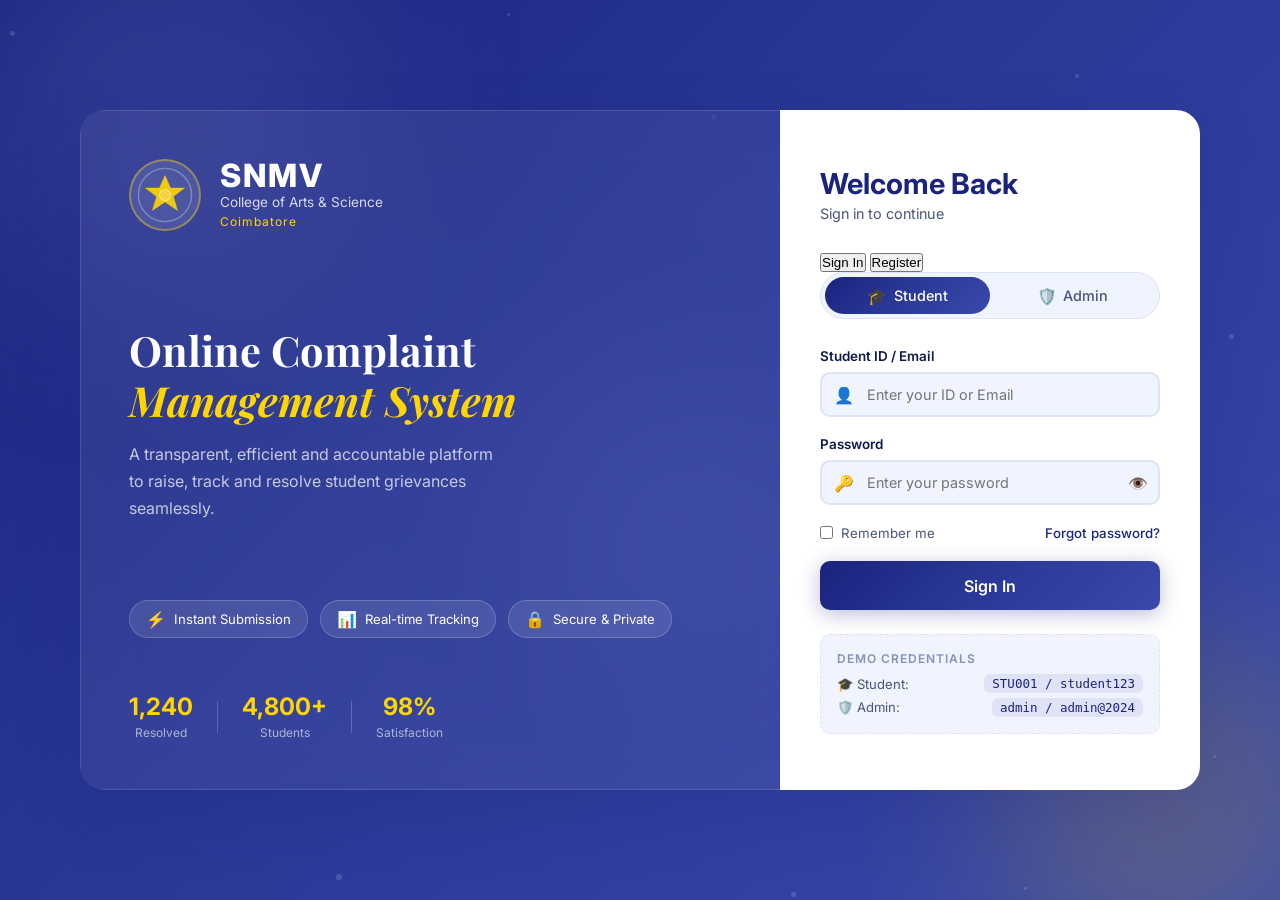
<file: index.html>
<!DOCTYPE html>
<html lang="en">

<head>
  <meta charset="UTF-8" />
  <meta name="viewport" content="width=device-width, initial-scale=1.0" />
  <title>SNMV OCM – Online Complaint Management</title>
  <meta name="description"
    content="SNMV College of Arts and Science – Online Complaint Management System for students and administrators." />
  <link rel="preconnect" href="https://fonts.googleapis.com" />
  <link rel="preconnect" href="https://fonts.gstatic.com" crossorigin />
  <link
    href="https://fonts.googleapis.com/css2?family=Inter:wght@300;400;500;600;700;800&family=Playfair+Display:wght@600;700&display=swap"
    rel="stylesheet" />
  <link rel="stylesheet" href="css/style.css" />
</head>

<body class="login-page">

  <!-- Animated Background -->
  <div class="bg-animation">
    <div class="bg-orb orb1"></div>
    <div class="bg-orb orb2"></div>
    <div class="bg-orb orb3"></div>
  </div>

  <!-- Particles -->
  <div class="particles" id="particles"></div>

  <div class="login-container">
    <!-- Left Panel -->
    <div class="login-left">
      <div class="college-brand">
        <div class="college-logo">
          <svg viewBox="0 0 80 80" fill="none" xmlns="http://www.w3.org/2000/svg">
            <circle cx="40" cy="40" r="38" stroke="rgba(255,255,255,0.3)" stroke-width="2" />
            <path d="M40 12 L48 30 L68 30 L52 42 L58 62 L40 50 L22 62 L28 42 L12 30 L32 30 Z" fill="rgba(255,215,0,0.9)"
              stroke="rgba(255,215,0,0.5)" stroke-width="1" />
            <circle cx="40" cy="40" r="8" fill="rgba(255,255,255,0.2)" stroke="rgba(255,255,255,0.5)"
              stroke-width="1.5" />
          </svg>
        </div>
        <div class="college-info">
          <h1>SNMV</h1>
          <p>College of Arts & Science</p>
          <span>Coimbatore</span>
        </div>
      </div>

      <div class="hero-text">
        <h2>Online Complaint<br /><em>Management System</em></h2>
        <p>A transparent, efficient and accountable platform to raise, track and resolve student grievances seamlessly.
        </p>
      </div>

      <div class="feature-pills">
        <div class="pill"><span class="pill-icon">⚡</span> Instant Submission</div>
        <div class="pill"><span class="pill-icon">📊</span> Real-time Tracking</div>
        <div class="pill"><span class="pill-icon">🔒</span> Secure & Private</div>
      </div>

      <div class="stats-row">
        <div class="stat-item">
          <span class="stat-num" id="stat-resolved">1,240</span>
          <span class="stat-label">Resolved</span>
        </div>
        <div class="stat-divider"></div>
        <div class="stat-item">
          <span class="stat-num" id="stat-students">4,800+</span>
          <span class="stat-label">Students</span>
        </div>
        <div class="stat-divider"></div>
        <div class="stat-item">
          <span class="stat-num">98%</span>
          <span class="stat-label">Satisfaction</span>
        </div>
      </div>
    </div>

    <!-- Right Panel – Login -->
    <div class="login-right">
      <div class="login-card">
        <div class="card-header">
          <h2>Welcome Back</h2>
          <p>Sign in to continue</p>
        </div>

        <!-- Auth Tabs (Login / Register) -->
        <div class="auth-tabs">
          <button class="auth-tab active" id="tabLoginBtn" onclick="switchAuthTab('login')">Sign In</button>
          <button class="auth-tab" id="tabRegisterBtn" onclick="switchAuthTab('register')">Register</button>
        </div>

        <!-- Login View -->
        <div id="loginView">
          <!-- Role Toggle -->
          <div class="role-toggle" id="roleToggle">
            <button class="role-btn active" id="studentRoleBtn" onclick="setRole('student')">
              <span class="role-icon">🎓</span> Student
            </button>
            <button class="role-btn" id="adminRoleBtn" onclick="setRole('admin')">
              <span class="role-icon">🛡️</span> Admin
            </button>
            <div class="toggle-slider" id="toggleSlider"></div>
          </div>

          <!-- Login Form -->
          <form id="loginForm" onsubmit="handleLogin(event)">
            <div class="form-group">
              <label for="loginId">
                <span id="loginIdLabel">Student ID / Email</span>
              </label>
              <div class="input-wrap">
                <span class="input-icon">👤</span>
                <input type="text" id="loginId" placeholder="Enter your ID or Email" required autocomplete="username" />
              </div>
            </div>

            <div class="form-group">
              <label for="loginPass">Password</label>
              <div class="input-wrap">
                <span class="input-icon">🔑</span>
                <input type="password" id="loginPass" placeholder="Enter your password" required
                  autocomplete="current-password" />
                <button type="button" class="toggle-pass" onclick="togglePassword('loginPass')"
                  id="togglePassBtn">👁️</button>
              </div>
            </div>

            <div class="form-options">
              <label class="checkbox-label">
                <input type="checkbox" id="rememberMe" /> Remember me
              </label>
              <a href="#" class="forgot-link" onclick="showForgotModal()">Forgot password?</a>
            </div>

            <div class="login-error" id="loginError"></div>

            <button type="submit" class="btn-login" id="loginBtn">
              <span class="btn-text">Sign In</span>
              <span class="btn-loader" style="display:none">⏳</span>
            </button>
          </form>

          <div class="demo-credentials">
            <p>Demo Credentials</p>
            <div class="cred-row">
              <span>🎓 Student:</span>
              <code>STU001 / student123</code>
            </div>
            <div class="cred-row">
              <span>🛡️ Admin:</span>
              <code>admin / admin@2024</code>
            </div>
          </div>
        </div>

        <!-- Register View -->
        <div id="registerView" style="display: none;">
          <form id="registerForm" onsubmit="handleRegister(event)">
            <div class="form-group">
              <label for="regName">Full Name</label>
              <div class="input-wrap">
                <span class="input-icon">👤</span>
                <input type="text" id="regName" placeholder="e.g. Rahul Sharma" required />
              </div>
            </div>

            <div class="form-group">
              <label for="regEmail">Email Address</label>
              <div class="input-wrap">
                <span class="input-icon">📧</span>
                <input type="email" id="regEmail" placeholder="e.g. rahul@snmv.edu.in" required />
              </div>
            </div>

            <div class="form-group-row" style="display: flex;">
              <div class="form-group" style="flex: 1;">
                <label for="regDept">Department</label>
                <div class="input-wrap">
                  <span class="input-icon">🏛️</span>
                  <select id="regDept" required class="select-field">
                    <option value="" disabled selected>Select Dept</option>
                    <option value="Computer Science">Computer Science</option>
                    <option value="Information Technology">Information Technology</option>
                    <option value="Mathematics">Mathematics</option>
                    <option value="Physics">Physics</option>
                    <option value="Commerce">Commerce</option>
                    <option value="Business Admin">Business Admin</option>
                  </select>
                </div>
              </div>

              <div class="form-group" style="flex: 1; margin-left: 10px;">
                <label for="regYear">Year</label>
                <div class="input-wrap">
                  <span class="input-icon">📅</span>
                  <select id="regYear" required class="select-field">
                    <option value="" disabled selected>Select Year</option>
                    <option value="1st Year">1st Year</option>
                    <option value="2nd Year">2nd Year</option>
                    <option value="3rd Year">3rd Year</option>
                  </select>
                </div>
              </div>
            </div>

            <div class="form-group">
              <label for="regPhone">Phone Number</label>
              <div class="input-wrap">
                <span class="input-icon">📱</span>
                <input type="tel" id="regPhone" placeholder="10-digit number" pattern="[0-9]{10}" required />
              </div>
            </div>

            <div class="form-group">
              <label for="regPass">Password</label>
              <div class="input-wrap">
                <span class="input-icon">🔑</span>
                <input type="password" id="regPass" placeholder="Create a password" required />
                <button type="button" class="toggle-pass" onclick="togglePassword('regPass')">👁️</button>
              </div>
            </div>

            <div class="login-error" id="regError"></div>

            <button type="submit" class="btn-login" id="registerBtn">
              <span class="btn-text">Register Account</span>
              <span class="btn-loader" style="display:none">⏳</span>
            </button>
            <p class="register-footer-text">Registered? <a href="#" onclick="switchAuthTab('login')">Sign in here</a>
            </p>
          </form>
        </div>
      </div>
    </div>
  </div>

  <!-- Forgot Password Modal -->
  <div class="modal-overlay" id="forgotModal" style="display:none">
    <div class="modal-box">
      <button class="modal-close" onclick="closeForgotModal()">✕</button>
      <h3>Reset Password</h3>
      <p>Enter your registered email to receive reset instructions.</p>
      <div class="form-group">
        <div class="input-wrap">
          <span class="input-icon">📧</span>
          <input type="email" placeholder="Registered Email" id="forgotEmail" />
        </div>
      </div>
      <button class="btn-login" onclick="sendReset()" style="margin-top:1rem">Send Reset Link</button>
    </div>
  </div>

  <script src="js/app.js"></script>
  <script>
    // Particle generator
    (function () {
      const container = document.getElementById('particles');
      for (let i = 0; i < 30; i++) {
        const p = document.createElement('div');
        p.className = 'particle';
        p.style.left = Math.random() * 100 + '%';
        p.style.top = Math.random() * 100 + '%';
        p.style.animationDelay = Math.random() * 8 + 's';
        p.style.animationDuration = (6 + Math.random() * 6) + 's';
        p.style.width = p.style.height = (2 + Math.random() * 4) + 'px';
        container.appendChild(p);
      }
    })();
  </script>
</body>

</html>
</file>
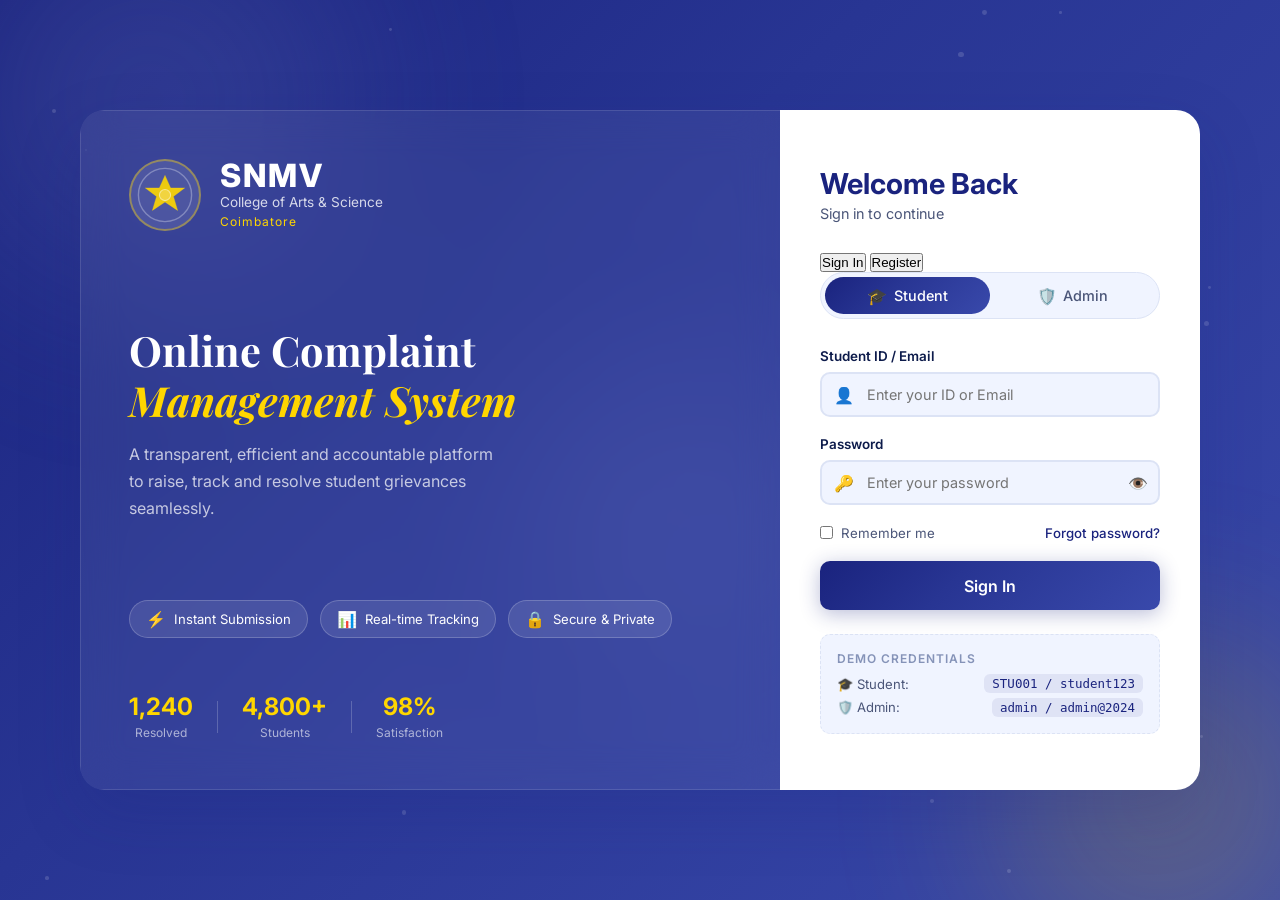
<file: admin.html>
<!DOCTYPE html>
<html lang="en">

<head>
    <meta charset="UTF-8" />
    <meta name="viewport" content="width=device-width,initial-scale=1.0" />
    <title>Admin Panel – SNMV OCM</title>
    <meta name="description" content="SNMV Admin Panel – Manage and resolve student complaints." />
    <link rel="preconnect" href="https://fonts.googleapis.com" />
    <link rel="preconnect" href="https://fonts.gstatic.com" crossorigin />
    <link
        href="https://fonts.googleapis.com/css2?family=Inter:wght@300;400;500;600;700;800&family=Playfair+Display:wght@600;700&display=swap"
        rel="stylesheet" />
    <link rel="stylesheet" href="css/style.css" />
</head>

<body class="dashboard-page">

    <!-- Page Loader -->
    <div class="page-loader" id="pageLoader">
        <div class="loader-ring"></div>
        <p>Loading Admin Panel…</p>
    </div>

    <!-- Sidebar -->
    <aside class="sidebar" id="sidebar">
        <div class="sidebar-logo">
            <div class="logo-icon">🛡️</div>
            <div class="logo-text">
                <strong>SNMV OCM</strong>
                <span>Admin Panel</span>
            </div>
        </div>

        <nav style="flex:1;overflow-y:auto;padding-bottom:1rem;">
            <div class="nav-section">
                <div class="nav-label">Management</div>
                <button class="nav-link active" id="nav-overview" onclick="showSection('overview')"><span
                        class="nav-icon">📊</span> Overview</button>
                <button class="nav-link" id="nav-complaints" onclick="showSection('complaints')"><span
                        class="nav-icon">📋</span> All Complaints <span class="nav-badge"
                        id="adminPendingBadge">0</span></button>
                <button class="nav-link" id="nav-students" onclick="showSection('students')"><span
                        class="nav-icon">🎓</span> Students</button>
                <button class="nav-link" id="nav-reports" onclick="showSection('reports')"><span
                        class="nav-icon">📈</span> Reports</button>
            </div>
            <div class="nav-section">
                <div class="nav-label">Settings</div>
                <button class="nav-link" id="nav-settings" onclick="showSection('settings')"><span
                        class="nav-icon">⚙️</span> Settings</button>
                <button class="nav-link" id="nav-anotifications" onclick="showSection('anotifications')"><span
                        class="nav-icon">🔔</span> Notifications <span class="nav-badge">5</span></button>
            </div>
        </nav>

        <div class="sidebar-footer">
            <div class="user-profile">
                <div class="avatar" id="adminAvatar">A</div>
                <div class="user-info">
                    <strong id="adminName">Admin</strong>
                    <span>Administrator</span>
                </div>
                <button class="logout-btn" onclick="logout()" title="Logout">🚪</button>
            </div>
        </div>
    </aside>

    <!-- Main Content -->
    <div class="main-content">
        <!-- Topbar -->
        <div class="topbar">
            <div class="topbar-left">
                <div>
                    <div class="page-title" id="adminTopbarTitle">Overview</div>
                    <div class="breadcrumb">SNMV College › Admin Panel</div>
                </div>
            </div>
            <div class="topbar-right">
                <button class="topbar-btn" onclick="showSection('anotifications')">🔔 <span
                        class="notif-dot"></span></button>
                <button class="topbar-btn" onclick="exportCSV()">⬇️ Export</button>
                <button class="topbar-btn" onclick="logout()"
                    style="background:#fff0f0;border-color:#ffcdd2;color:#c62828;">🚪 Logout</button>
            </div>
        </div>

        <div class="content-area">

            <!-- ====== OVERVIEW ====== -->
            <section id="section-overview">
                <div class="stats-grid" id="adminStats"></div>

                <div class="two-col">
                    <!-- Monthly Chart -->
                    <div class="card">
                        <div class="section-header">
                            <span class="section-title">📊 Complaints by Month</span>
                        </div>
                        <div class="chart-wrap" id="monthlyChart"></div>
                        <div style="height:1.5rem;"></div>
                    </div>

                    <!-- Category Breakdown -->
                    <div class="card">
                        <div class="section-header"><span class="section-title">📂 By Category</span></div>
                        <div id="categoryBreakdown"></div>
                    </div>
                </div>

                <div class="two-col" style="margin-top:1.5rem;">
                    <!-- Recent Complaints Table -->
                    <div class="card">
                        <div class="section-header">
                            <span class="section-title">🕐 Recent Complaints</span>
                            <button class="btn-primary btn-sm" onclick="showSection('complaints')">View All</button>
                        </div>
                        <div class="table-wrapper">
                            <table class="data-table" id="recentTable"></table>
                        </div>
                    </div>

                    <!-- Quick Status Overview -->
                    <div class="card">
                        <div class="section-title" style="margin-bottom:1.5rem;">⚡ Quick Actions</div>
                        <div style="display:flex;flex-direction:column;gap:0.75rem;">
                            <button class="btn-primary" onclick="showSection('complaints')"
                                style="justify-content:flex-start;gap:0.75rem;">📋 Manage All Complaints</button>
                            <button class="btn-outline" onclick="filterByStatus('pending')" style="text-align:left;">⏳
                                View Pending Only</button>
                            <button class="btn-outline" onclick="filterByStatus('in-progress')"
                                style="text-align:left;">🔄 View In-Progress</button>
                            <button class="btn-outline" onclick="exportCSV()" style="text-align:left;">📥 Export Report
                                (CSV)</button>
                        </div>
                        <div style="margin-top:1.5rem;">
                            <div class="section-title" style="margin-bottom:0.75rem;font-size:0.95rem;">Resolution Rate
                            </div>
                            <div id="resolutionRate"></div>
                        </div>
                    </div>
                </div>
            </section>

            <!-- ====== ALL COMPLAINTS ====== -->
            <section id="section-complaints" style="display:none;">
                <div class="section-header">
                    <span class="section-title">📋 All Complaints</span>
                    <span id="complaintCount" style="font-size:0.85rem;color:var(--text-muted);"></span>
                </div>
                <div class="filter-bar">
                    <div class="search-input-wrap">
                        <span class="s-icon">🔍</span>
                        <input type="text" placeholder="Search by ID, name, subject…" id="adminSearch"
                            oninput="renderAllComplaints()" />
                    </div>
                    <select class="filter-select" id="adminStatusFilter" onchange="renderAllComplaints()">
                        <option value="">All Status</option>
                        <option value="pending">Pending</option>
                        <option value="in-progress">In Progress</option>
                        <option value="resolved">Resolved</option>
                        <option value="rejected">Rejected</option>
                    </select>
                    <select class="filter-select" id="adminCatFilter" onchange="renderAllComplaints()">
                        <option value="">All Categories</option>
                        <option>Academic</option>
                        <option>Facilities</option>
                        <option>Hostel</option>
                        <option>Transport</option>
                        <option>Library</option>
                        <option>Canteen</option>
                        <option>Sports</option>
                        <option>Administration</option>
                        <option>Other</option>
                    </select>
                    <select class="filter-select" id="adminPriorityFilter" onchange="renderAllComplaints()">
                        <option value="">All Priority</option>
                        <option value="high">High</option>
                        <option value="medium">Medium</option>
                        <option value="low">Low</option>
                    </select>
                </div>
                <div class="card">
                    <div class="table-wrapper">
                        <table class="data-table" id="allComplaintsTable"></table>
                    </div>
                </div>
            </section>

            <!-- ====== STUDENTS ====== -->
            <section id="section-students" style="display:none;">
                <div class="section-title" style="margin-bottom:1.25rem;">🎓 Registered Students</div>
                <div class="card">
                    <div class="table-wrapper">
                        <table class="data-table" id="studentsTable"></table>
                    </div>
                </div>
            </section>

            <!-- ====== REPORTS ====== -->
            <section id="section-reports" style="display:none;">
                <div class="section-title" style="margin-bottom:1.5rem;">📈 Reports & Analytics</div>
                <div class="three-col" id="reportCards"></div>
                <div class="two-col" style="margin-top:1.5rem;">
                    <div class="card">
                        <div class="section-title" style="margin-bottom:1rem;">Complaints by Department</div>
                        <div id="deptChart"></div>
                    </div>
                    <div class="card">
                        <div class="section-title" style="margin-bottom:1rem;">Priority Distribution</div>
                        <div id="priorityChart"></div>
                    </div>
                </div>
            </section>

            <!-- ====== SETTINGS ====== -->
            <section id="section-settings" style="display:none;">
                <div class="settings-grid">
                    <div class="profile-card">
                        <div class="profile-avatar-large" id="adminAvatarBig">A<div class="avatar-edit">✏️</div>
                        </div>
                        <h3 id="adminProfileName" style="font-size:1.1rem;font-weight:700;color:var(--primary);"></h3>
                        <p style="color:var(--text-muted);font-size:0.85rem;margin-top:0.25rem;">Administrator</p>
                        <div style="margin-top:1.5rem;display:flex;flex-direction:column;gap:0.5rem;text-align:left;">
                            <div
                                style="font-size:0.82rem;color:var(--text-secondary);padding:0.5rem;background:var(--surface-2);border-radius:8px;">
                                📧 admin@snmv.edu.in</div>
                            <div
                                style="font-size:0.82rem;color:var(--text-secondary);padding:0.5rem;background:var(--surface-2);border-radius:8px;">
                                📞 9876543200</div>
                        </div>
                    </div>
                    <div style="display:flex;flex-direction:column;gap:1.25rem;">
                        <div class="card">
                            <div class="section-title" style="margin-bottom:1rem;">System Settings</div>
                            <div style="display:flex;flex-direction:column;gap:1rem;">
                                <div
                                    style="display:flex;justify-content:space-between;align-items:center;padding:0.75rem;background:var(--surface-2);border-radius:10px;">
                                    <div><strong style="font-size:0.9rem;">Email Notifications</strong>
                                        <p style="font-size:0.78rem;color:var(--text-muted);">Send email to students on
                                            status change</p>
                                    </div>
                                    <label class="toggle-switch"><input type="checkbox" checked /><span
                                            class="ts-slider"></span></label>
                                </div>
                                <div
                                    style="display:flex;justify-content:space-between;align-items:center;padding:0.75rem;background:var(--surface-2);border-radius:10px;">
                                    <div><strong style="font-size:0.9rem;">Auto-assign Priority</strong>
                                        <p style="font-size:0.78rem;color:var(--text-muted);">AI-based priority
                                            suggestion</p>
                                    </div>
                                    <label class="toggle-switch"><input type="checkbox" /><span
                                            class="ts-slider"></span></label>
                                </div>
                                <div
                                    style="display:flex;justify-content:space-between;align-items:center;padding:0.75rem;background:var(--surface-2);border-radius:10px;">
                                    <div><strong style="font-size:0.9rem;">Public Complaint Board</strong>
                                        <p style="font-size:0.78rem;color:var(--text-muted);">Allow anonymous complaint
                                            viewing</p>
                                    </div>
                                    <label class="toggle-switch"><input type="checkbox" /><span
                                            class="ts-slider"></span></label>
                                </div>
                            </div>
                        </div>
                        <div class="card">
                            <div class="section-title" style="margin-bottom:1rem;">Change Admin Password</div>
                            <div class="form-grid">
                                <div><label class="form-label">Current Password</label><input class="form-input"
                                        type="password" id="adminCurPass" /></div>
                                <div><label class="form-label">New Password</label><input class="form-input"
                                        type="password" id="adminNewPass" /></div>
                            </div>
                            <button class="btn-outline" style="margin-top:1rem;"
                                onclick="showToast('Password updated!','success')">🔒 Update Password</button>
                        </div>
                    </div>
                </div>
            </section>

            <!-- ====== ADMIN NOTIFICATIONS ====== -->
            <section id="section-anotifications" style="display:none;">
                <div class="card" style="max-width:700px;">
                    <div class="section-title" style="margin-bottom:1rem;">🔔 Notifications</div>
                    <ul class="notif-list" id="adminNotifList"></ul>
                </div>
            </section>

        </div>
    </div>

    <!-- Resolve/Update Complaint Modal -->
    <div class="modal-overlay" id="resolveModal" style="display:none;"
        onclick="if(event.target===this)closeModal('resolveModal')">
        <div class="modal-box" style="max-width:600px;max-height:90vh;overflow-y:auto;">
            <button class="modal-close" onclick="closeModal('resolveModal')">✕</button>
            <div id="resolveContent"></div>
        </div>
    </div>

    <!-- View Complaint Modal -->
    <div class="modal-overlay" id="adminDetailModal" style="display:none;"
        onclick="if(event.target===this)closeModal('adminDetailModal')">
        <div class="modal-box" style="max-width:640px;max-height:90vh;overflow-y:auto;">
            <button class="modal-close" onclick="closeModal('adminDetailModal')">✕</button>
            <div id="adminDetailContent"></div>
        </div>
    </div>

    <style>
        /* Toggle Switch */
        .toggle-switch {
            position: relative;
            display: inline-block;
            width: 44px;
            height: 24px;
        }

        .toggle-switch input {
            opacity: 0;
            width: 0;
            height: 0;
        }

        .ts-slider {
            position: absolute;
            cursor: pointer;
            inset: 0;
            background: #ccc;
            border-radius: 24px;
            transition: .4s;
        }

        .ts-slider::before {
            content: '';
            position: absolute;
            width: 18px;
            height: 18px;
            left: 3px;
            bottom: 3px;
            background: #fff;
            border-radius: 50%;
            transition: .4s;
        }

        .toggle-switch input:checked+.ts-slider {
            background: var(--primary);
        }

        .toggle-switch input:checked+.ts-slider::before {
            transform: translateX(20px);
        }
    </style>

    <script src="js/app.js"></script>
    <script>
        const admin = requireAuth('admin');

        window.addEventListener('load', () => {
            setTimeout(() => {
                document.getElementById('pageLoader').style.opacity = '0';
                setTimeout(() => document.getElementById('pageLoader').style.display = 'none', 400);
            }, 800);
            initAdmin();
        });

        function initAdmin() {
            document.getElementById('adminName').textContent = admin.name;
            document.getElementById('adminAvatar').textContent = admin.name.charAt(0);
            document.getElementById('adminProfileName').textContent = admin.name;
            document.getElementById('adminAvatarBig').innerHTML = admin.name.charAt(0) + `<div class="avatar-edit">✏️</div>`;
            updatePendingBadge();
            renderOverview();
            renderAdminNotifications();
        }

        // ---- Sections ----
        const ASECTIONS = ['overview', 'complaints', 'students', 'reports', 'settings', 'anotifications'];
        function showSection(name) {
            ASECTIONS.forEach(s => {
                document.getElementById('section-' + s).style.display = s === name ? '' : 'none';
                const nav = document.getElementById('nav-' + s);
                if (nav) nav.classList.toggle('active', s === name);
            });
            const titles = { overview: 'Dashboard Overview', complaints: 'All Complaints', students: 'Student Management', reports: 'Reports & Analytics', settings: 'Settings', anotifications: 'Notifications' };
            document.getElementById('adminTopbarTitle').textContent = titles[name] || name;
            if (name === 'complaints') renderAllComplaints();
            if (name === 'students') renderStudents();
            if (name === 'reports') renderReports();
        }

        // ---- Overview ----
        function renderOverview() {
            const total = COMPLAINTS.length;
            const pending = COMPLAINTS.filter(c => c.status === 'pending').length;
            const inprog = COMPLAINTS.filter(c => c.status === 'in-progress').length;
            const resolved = COMPLAINTS.filter(c => c.status === 'resolved').length;

            document.getElementById('adminStats').innerHTML = `
    <div class="stat-card blue"><div class="stat-card-icon">📋</div><div class="stat-card-value">${total}</div><div class="stat-card-label">Total Complaints</div><div class="stat-card-trend trend-up">↑ 12% this month</div></div>
    <div class="stat-card orange"><div class="stat-card-icon">⏳</div><div class="stat-card-value">${pending}</div><div class="stat-card-label">Pending Action</div><div class="stat-card-trend trend-down">Need review</div></div>
    <div class="stat-card red"><div class="stat-card-icon">🔄</div><div class="stat-card-value">${inprog}</div><div class="stat-card-label">In Progress</div><div class="stat-card-trend">Active cases</div></div>
    <div class="stat-card green"><div class="stat-card-icon">✅</div><div class="stat-card-value">${resolved}</div><div class="stat-card-label">Resolved</div><div class="stat-card-trend trend-up">↑ 98% satisfaction</div></div>
  `;

            // Monthly mock chart
            const months = ['Jul', 'Aug', 'Sep', 'Oct', 'Nov', 'Dec'];
            const data = [4, 7, 5, 9, 6, 8];
            const max = Math.max(...data);
            document.getElementById('monthlyChart').innerHTML = months.map((m, i) => `
    <div class="chart-bar" style="height:${(data[i] / max) * 100}%;" data-label="${m}" title="${data[i]} complaints in ${m}"></div>
  `).join('');

            // Category breakdown
            const cats = {};
            COMPLAINTS.forEach(c => cats[c.category] = (cats[c.category] || 0) + 1);
            document.getElementById('categoryBreakdown').innerHTML = Object.entries(cats).sort((a, b) => b[1] - a[1]).map(([cat, count]) => `
    <div style="margin-bottom:0.75rem;">
      <div style="display:flex;justify-content:space-between;font-size:0.82rem;color:var(--text-secondary);margin-bottom:3px;"><span>${cat}</span><span>${count}</span></div>
      <div style="background:var(--surface-2);border-radius:50px;height:7px;overflow:hidden;"><div style="height:100%;width:${Math.round((count / total) * 100)}%;background:var(--gradient-main);border-radius:50px;"></div></div>
    </div>`).join('');

            // Recent table
            const recent = COMPLAINTS.slice(0, 5);
            document.getElementById('recentTable').innerHTML = `
    <thead><tr><th>ID</th><th>Subject</th><th>Student</th><th>Status</th><th>Action</th></tr></thead>
    <tbody>${recent.map(c => `<tr>
      <td style="font-size:0.75rem;color:var(--text-muted);">${c.id}</td>
      <td style="max-width:160px;overflow:hidden;text-overflow:ellipsis;white-space:nowrap;">${c.subject}</td>
      <td>${c.studentName}</td>
      <td>${statusBadge(c.status)}</td>
      <td><button class="btn-primary btn-sm" onclick="openResolve('${c.id}')">Manage</button></td>
    </tr>`).join('')}</tbody>`;

            // Resolution rate
            const rate = Math.round((resolved / total) * 100);
            document.getElementById('resolutionRate').innerHTML = `
    <div style="font-size:2rem;font-weight:800;color:var(--success);">${rate}%</div>
    <div style="background:var(--surface-2);border-radius:50px;height:10px;overflow:hidden;margin-top:0.5rem;">
      <div style="height:100%;width:${rate}%;background:linear-gradient(90deg,#2e7d32,#66bb6a);border-radius:50px;transition:width 1s ease;"></div>
    </div>
    <div style="font-size:0.78rem;color:var(--text-muted);margin-top:0.4rem;">${resolved} of ${total} complaints resolved</div>`;
        }

        // ---- All Complaints Table ----
        function renderAllComplaints() {
            const q = (document.getElementById('adminSearch').value || '').toLowerCase();
            const st = document.getElementById('adminStatusFilter').value;
            const cat = document.getElementById('adminCatFilter').value;
            const pri = document.getElementById('adminPriorityFilter').value;

            let list = COMPLAINTS.filter(c => {
                if (st && c.status !== st) return false;
                if (cat && c.category !== cat) return false;
                if (pri && c.priority !== pri) return false;
                if (q && !c.id.toLowerCase().includes(q) && !c.subject.toLowerCase().includes(q) && !c.studentName.toLowerCase().includes(q)) return false;
                return true;
            });

            document.getElementById('complaintCount').textContent = `Showing ${list.length} complaints`;
            document.getElementById('allComplaintsTable').innerHTML = list.length ? `
    <thead><tr><th>ID</th><th>Date</th><th>Subject</th><th>Student</th><th>Dept</th><th>Category</th><th>Priority</th><th>Status</th><th>Actions</th></tr></thead>
    <tbody>${list.map(c => `<tr id="row-${c.id}">
      <td style="font-size:0.75rem;font-weight:600;color:var(--primary);">${c.id}</td>
      <td style="font-size:0.8rem;color:var(--text-muted);">${formatDate(c.date)}</td>
      <td style="max-width:180px;overflow:hidden;text-overflow:ellipsis;white-space:nowrap;cursor:pointer;" onclick="viewAdminDetail('${c.id}')" title="${c.subject}">${c.subject}</td>
      <td style="font-size:0.85rem;">${c.studentName}</td>
      <td style="font-size:0.8rem;color:var(--text-muted);">${c.dept}</td>
      <td>${c.category}</td>
      <td>${priorityTag(c.priority)}</td>
      <td>${statusBadge(c.status)}</td>
      <td><div style="display:flex;gap:0.4rem;">
        <button class="btn-primary btn-sm" onclick="openResolve('${c.id}')">✏️ Manage</button>
        <button class="btn-outline btn-sm" onclick="viewAdminDetail('${c.id}')">👁️</button>
      </div></td>
    </tr>`).join('')}</tbody>`
                : `<thead><tr><th colspan="9" style="text-align:center;color:var(--text-muted);padding:2rem;">No complaints match your filters.</th></tr></thead>`;
        }

        // ---- View Complaint Detail (Admin) ----
        function viewAdminDetail(id) {
            const c = COMPLAINTS.find(x => x.id === id);
            if (!c) return;
            document.getElementById('adminDetailContent').innerHTML = `
    <div style="margin-bottom:1.5rem;display:flex;justify-content:space-between;align-items:flex-start;flex-wrap:wrap;gap:0.5rem;">
      <div><div class="complaint-id">${c.id}</div><h3 style="font-size:1.2rem;font-weight:700;color:var(--primary);">${c.subject}</h3></div>
      ${statusBadge(c.status)}
    </div>
    <div class="two-col" style="gap:0.75rem;margin-bottom:1.2rem;">
      <div style="background:var(--surface-2);border-radius:10px;padding:0.75rem;font-size:0.82rem;"><b>Student</b><div style="color:var(--text-secondary);margin-top:2px;">${c.studentName} (${c.studentId})</div></div>
      <div style="background:var(--surface-2);border-radius:10px;padding:0.75rem;font-size:0.82rem;"><b>Department</b><div style="color:var(--text-secondary);margin-top:2px;">${c.dept}</div></div>
      <div style="background:var(--surface-2);border-radius:10px;padding:0.75rem;font-size:0.82rem;"><b>Category</b><div style="color:var(--text-secondary);margin-top:2px;">${c.category}</div></div>
      <div style="background:var(--surface-2);border-radius:10px;padding:0.75rem;font-size:0.82rem;"><b>Priority</b><div style="margin-top:4px;">${priorityTag(c.priority)}</div></div>
    </div>
    <div style="margin-bottom:1.2rem;"><div class="form-label" style="margin-bottom:0.5rem;">Description</div><div style="background:var(--surface-2);padding:1rem;border-radius:10px;font-size:0.88rem;line-height:1.7;color:var(--text-secondary);">${c.description}</div></div>
    ${c.response ? `<div style="margin-bottom:1.2rem;"><div class="form-label" style="margin-bottom:0.5rem;">Current Response</div><div style="background:#e8f5e9;padding:1rem;border-radius:10px;font-size:0.88rem;color:#2e7d32;border-left:3px solid #2e7d32;">💬 ${c.response}</div></div>` : ''}
    <button class="btn-primary" onclick="closeModal('adminDetailModal');openResolve('${c.id}')">✏️ Manage This Complaint</button>
  `;
            openModal('adminDetailModal');
        }

        // ---- Open Resolve Modal ----
        function openResolve(id) {
            const c = COMPLAINTS.find(x => x.id === id);
            if (!c) return;
            document.getElementById('resolveContent').innerHTML = `
    <h3 style="font-size:1.2rem;font-weight:700;color:var(--primary);margin-bottom:0.3rem;">Manage Complaint</h3>
    <div class="complaint-id" style="margin-bottom:1.2rem;">${c.id} – ${c.subject}</div>
    <div style="background:var(--surface-2);padding:1rem;border-radius:10px;font-size:0.85rem;line-height:1.7;color:var(--text-secondary);margin-bottom:1.5rem;">${c.description}</div>

    <div class="form-grid">
      <div>
        <label class="form-label">Update Status</label>
        <select class="form-select" id="resolveStatus">
          ${['pending', 'in-progress', 'resolved', 'rejected'].map(s => `<option value="${s}" ${c.status === s ? 'selected' : ''}>${s.charAt(0).toUpperCase() + s.slice(1)}</option>`).join('')}
        </select>
      </div>
      <div>
        <label class="form-label">Priority</label>
        <select class="form-select" id="resolvePriority">
          ${['low', 'medium', 'high'].map(p => `<option value="${p}" ${c.priority === p ? 'selected' : ''}>${p.charAt(0).toUpperCase() + p.slice(1)}</option>`).join('')}
        </select>
      </div>
      <div class="form-full">
        <label class="form-label">Response / Remarks</label>
        <textarea class="form-textarea" id="resolveResponse" placeholder="Enter your response to the student…" style="min-height:100px;">${c.response}</textarea>
      </div>
    </div>
    <div style="display:flex;gap:1rem;margin-top:1.25rem;">
      <button class="btn-primary" onclick="saveResolve('${c.id}')">💾 Save Changes</button>
      <button class="btn-outline" onclick="closeModal('resolveModal')">Cancel</button>
    </div>
  `;
            openModal('resolveModal');
        }

        function saveResolve(id) {
            const c = COMPLAINTS.find(x => x.id === id);
            if (!c) return;
            c.status = document.getElementById('resolveStatus').value;
            c.priority = document.getElementById('resolvePriority').value;
            c.response = document.getElementById('resolveResponse').value;
            c.updatedDate = today();
            closeModal('resolveModal');
            showToast(`✅ Complaint ${id} updated to "${c.status}"`, 'success');
            updatePendingBadge();
            renderAllComplaints();
            renderOverview();
        }

        // ---- Students ----
        function renderStudents() {
            const studs = USERS.filter(u => u.role === 'student');
            document.getElementById('studentsTable').innerHTML = `
    <thead><tr><th>ID</th><th>Name</th><th>Department</th><th>Year</th><th>Email</th><th>Complaints</th><th>Status</th></tr></thead>
    <tbody>${studs.map(s => {
                const cnt = COMPLAINTS.filter(c => c.studentId === s.id).length;
                const pen = COMPLAINTS.filter(c => c.studentId === s.id && c.status === 'pending').length;
                return `<tr>
        <td style="font-size:0.8rem;font-weight:600;color:var(--primary);">${s.id}</td>
        <td><div style="display:flex;align-items:center;gap:0.6rem;"><div class="avatar" style="width:30px;height:30px;font-size:0.8rem;">${s.name.charAt(0)}</div>${s.name}</div></td>
        <td>${s.dept}</td>
        <td style="font-size:0.82rem;">${s.year}</td>
        <td style="font-size:0.8rem;color:var(--text-muted);">${s.email}</td>
        <td><span style="font-weight:700;color:var(--primary);">${cnt}</span> <span style="font-size:0.75rem;color:var(--text-muted);">(${pen} pending)</span></td>
        <td><span class="badge badge-resolved">Active</span></td>
      </tr>`;
            }).join('')}</tbody>`;
        }

        // ---- Reports ----
        function renderReports() {
            const total = COMPLAINTS.length;
            const resolved = COMPLAINTS.filter(c => c.status === 'resolved').length;
            const avgDays = 4.2;
            document.getElementById('reportCards').innerHTML = `
    <div class="stat-card blue"><div class="stat-card-icon">📊</div><div class="stat-card-value">${total}</div><div class="stat-card-label">Total This Year</div></div>
    <div class="stat-card green"><div class="stat-card-icon">✅</div><div class="stat-card-value">${Math.round((resolved / total) * 100)}%</div><div class="stat-card-label">Resolution Rate</div></div>
    <div class="stat-card orange"><div class="stat-card-icon">⏱️</div><div class="stat-card-value">${avgDays}d</div><div class="stat-card-label">Avg Resolution Time</div></div>
  `;

            // Dept chart
            const depts = {};
            COMPLAINTS.forEach(c => depts[c.dept] = (depts[c.dept] || 0) + 1);
            document.getElementById('deptChart').innerHTML = Object.entries(depts).map(([d, n]) => `
    <div style="margin-bottom:0.75rem;">
      <div style="display:flex;justify-content:space-between;font-size:0.82rem;color:var(--text-secondary);margin-bottom:3px;"><span>${d}</span><span>${n}</span></div>
      <div style="background:var(--surface-2);border-radius:50px;height:8px;overflow:hidden;"><div style="height:100%;width:${Math.round((n / total) * 100)}%;background:var(--gradient-main);border-radius:50px;"></div></div>
    </div>`).join('');

            // Priority chart
            const pris = { high: 0, medium: 0, low: 0 };
            COMPLAINTS.forEach(c => pris[c.priority]++);
            const colors = { high: '#c62828', medium: '#f57c00', low: '#2e7d32' };
            document.getElementById('priorityChart').innerHTML = Object.entries(pris).map(([p, n]) => `
    <div style="margin-bottom:0.75rem;">
      <div style="display:flex;justify-content:space-between;font-size:0.82rem;color:var(--text-secondary);margin-bottom:3px;"><span style="text-transform:capitalize;">${p} Priority</span><span>${n}</span></div>
      <div style="background:var(--surface-2);border-radius:50px;height:8px;overflow:hidden;"><div style="height:100%;width:${Math.round((n / total) * 100)}%;background:${colors[p]};border-radius:50px;"></div></div>
    </div>`).join('');
        }

        // ---- Notifications ----
        function renderAdminNotifications() {
            const notifs = [
                { icon: '🆕', cls: 'blue', title: 'New complaint submitted by Ravi Shankar', time: '10 min ago', unread: true },
                { icon: '⏰', cls: 'orange', title: '3 complaints pending for over 7 days', time: '2 hrs ago', unread: true },
                { icon: '✅', cls: 'green', title: 'Complaint CMP-2024-001 marked resolved', time: 'Yesterday', unread: false },
                { icon: '📢', cls: 'orange', title: 'Monthly report is ready for download', time: '2 days ago', unread: true },
                { icon: '🎓', cls: 'blue', title: 'New student STU003 registered', time: '3 days ago', unread: false }
            ];
            document.getElementById('adminNotifList').innerHTML = notifs.map(n => `
    <li class="notif-item">
      <div class="notif-icon ${n.cls}">${n.icon}</div>
      <div class="notif-text"><p>${n.title}</p><span>${n.time}</span></div>
      ${n.unread ? '<div class="notif-dot-unread"></div>' : ''}
    </li>`).join('');
        }

        // ---- Helpers ----
        function updatePendingBadge() {
            document.getElementById('adminPendingBadge').textContent = COMPLAINTS.filter(c => c.status === 'pending').length;
        }

        function filterByStatus(status) {
            showSection('complaints');
            document.getElementById('adminStatusFilter').value = status;
            renderAllComplaints();
        }

        function exportCSV() {
            const headers = ['ID', 'Date', 'Subject', 'Student', 'Dept', 'Category', 'Priority', 'Status', 'Response'];
            const rows = COMPLAINTS.map(c => [c.id, c.date, `"${c.subject}"`, c.studentName, c.dept, c.category, c.priority, c.status, `"${c.response}"`]);
            const csv = [headers, ...rows].map(r => r.join(',')).join('\n');
            const blob = new Blob([csv], { type: 'text/csv' });
            const url = URL.createObjectURL(blob);
            const a = document.createElement('a'); a.href = url; a.download = 'SNMV_Complaints.csv'; a.click();
            showToast('📥 Report exported successfully!', 'success');
        }
    </script>
</body>

</html>
</file>
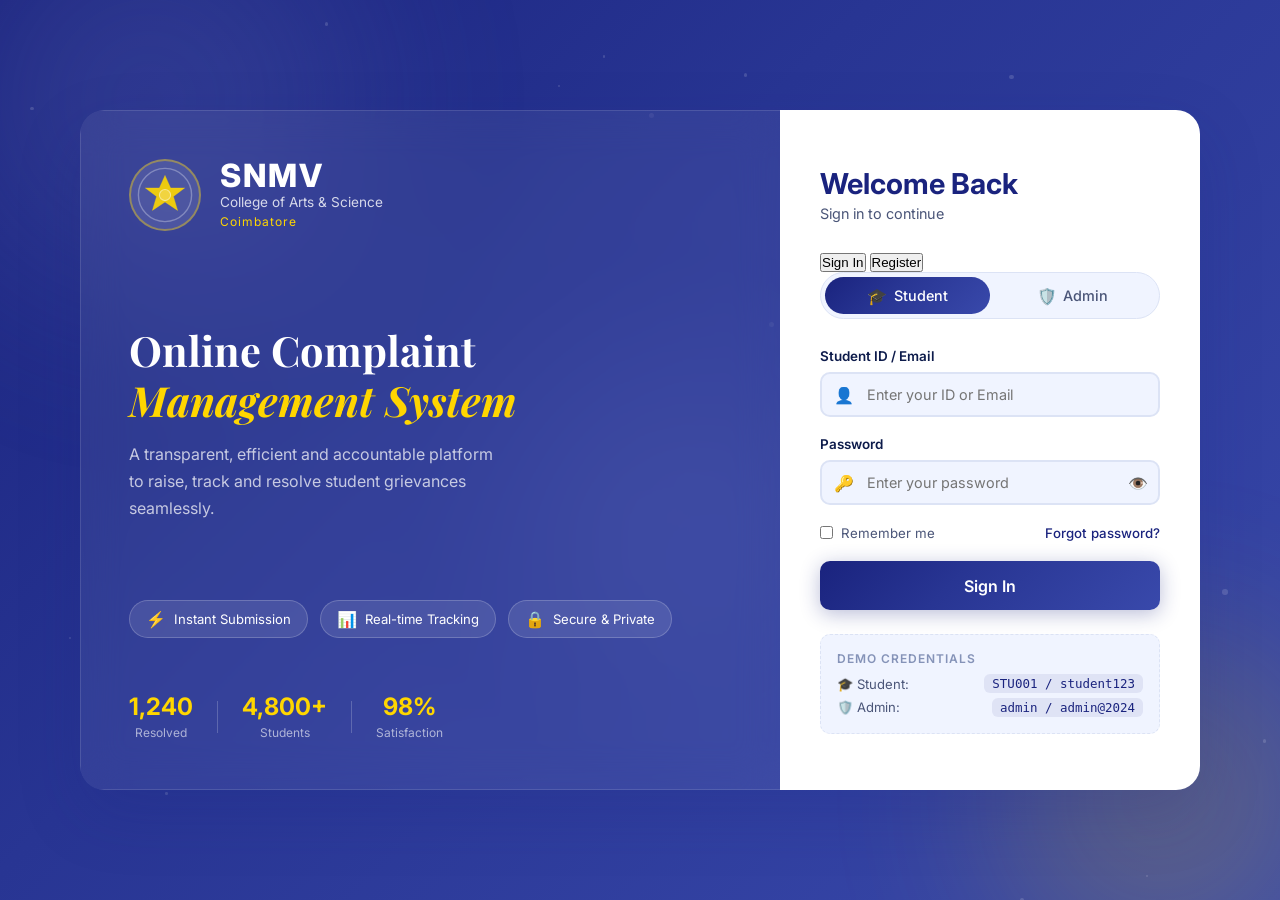
<file: student.html>
<!DOCTYPE html>
<html lang="en">

<head>
    <meta charset="UTF-8" />
    <meta name="viewport" content="width=device-width,initial-scale=1.0" />
    <title>Student Portal – SNMV OCM</title>
    <meta name="description" content="SNMV Student Complaint Portal – Submit and track your complaints." />
    <link rel="preconnect" href="https://fonts.googleapis.com" />
    <link rel="preconnect" href="https://fonts.gstatic.com" crossorigin />
    <link
        href="https://fonts.googleapis.com/css2?family=Inter:wght@300;400;500;600;700;800&family=Playfair+Display:wght@600;700&display=swap"
        rel="stylesheet" />
    <link rel="stylesheet" href="css/style.css" />
</head>

<body class="dashboard-page">

    <!-- Page Loader -->
    <div class="page-loader" id="pageLoader">
        <div class="loader-ring"></div>
        <p>Loading your portal…</p>
    </div>

    <!-- Sidebar -->
    <aside class="sidebar" id="sidebar">
        <div class="sidebar-logo">
            <div class="logo-icon">🎓</div>
            <div class="logo-text">
                <strong>SNMV OCM</strong>
                <span>Student Portal</span>
            </div>
        </div>

        <nav style="flex:1;overflow-y:auto;padding-bottom:1rem;">
            <div class="nav-section">
                <div class="nav-label">Main Menu</div>
                <button class="nav-link active" id="nav-dashboard" onclick="showSection('dashboard')">
                    <span class="nav-icon">🏠</span> Dashboard
                </button>
                <button class="nav-link" id="nav-submit" onclick="showSection('submit')">
                    <span class="nav-icon">📝</span> Submit Complaint
                </button>
                <button class="nav-link" id="nav-mycomplaints" onclick="showSection('mycomplaints')">
                    <span class="nav-icon">📋</span> My Complaints
                    <span class="nav-badge" id="pendingBadge">0</span>
                </button>
                <button class="nav-link" id="nav-track" onclick="showSection('track')">
                    <span class="nav-icon">🔍</span> Track Status
                </button>
            </div>
            <div class="nav-section">
                <div class="nav-label">Account</div>
                <button class="nav-link" id="nav-profile" onclick="showSection('profile')">
                    <span class="nav-icon">👤</span> My Profile
                </button>
                <button class="nav-link" id="nav-notifications" onclick="showSection('notifications')">
                    <span class="nav-icon">🔔</span> Notifications
                    <span class="nav-badge">3</span>
                </button>
            </div>
        </nav>

        <div class="sidebar-footer">
            <div class="user-profile">
                <div class="avatar" id="sidebarAvatar">A</div>
                <div class="user-info">
                    <strong id="sidebarName">Student</strong>
                    <span id="sidebarId">Loading…</span>
                </div>
                <button class="logout-btn" onclick="logout()" title="Logout">🚪</button>
            </div>
        </div>
    </aside>

    <!-- Main Content -->
    <div class="main-content">
        <!-- Topbar -->
        <div class="topbar">
            <div class="topbar-left">
                <button class="topbar-btn" onclick="toggleSidebar()" style="display:none" id="menuBtn">☰</button>
                <div>
                    <div class="page-title" id="topbarTitle">Dashboard</div>
                    <div class="breadcrumb">SNMV College › Student Portal</div>
                </div>
            </div>
            <div class="topbar-right">
                <button class="topbar-btn" onclick="showSection('notifications')" title="Notifications">
                    🔔 <span class="notif-dot"></span>
                </button>
                <button class="topbar-btn" onclick="showSection('profile')" title="Profile">⚙️</button>
                <button class="topbar-btn" onclick="logout()" title="Logout"
                    style="background:#fff0f0;border-color:#ffcdd2;color:#c62828;">🚪 Logout</button>
            </div>
        </div>

        <div class="content-area">

            <!-- ====== DASHBOARD SECTION ====== -->
            <section id="section-dashboard">
                <div class="stats-grid" id="studentStats"></div>

                <div class="two-col">
                    <!-- Recent Complaints -->
                    <div class="card">
                        <div class="section-header">
                            <span class="section-title">Recent Complaints</span>
                            <button class="btn-primary btn-sm" onclick="showSection('mycomplaints')">View All</button>
                        </div>
                        <div id="recentComplaints"></div>
                    </div>

                    <!-- Quick Actions + Activity -->
                    <div style="display:flex;flex-direction:column;gap:1.25rem;">
                        <div class="card">
                            <div class="section-title" style="margin-bottom:1rem;">Quick Actions</div>
                            <div style="display:flex;flex-direction:column;gap:0.6rem;">
                                <button class="btn-primary" onclick="showSection('submit')"
                                    style="justify-content:center;">📝 Submit New Complaint</button>
                                <button class="btn-outline" onclick="showSection('track')">🔍 Track Complaint</button>
                                <button class="btn-outline" onclick="showSection('notifications')">🔔 View
                                    Notifications</button>
                            </div>
                        </div>
                        <div class="card">
                            <div class="section-title" style="margin-bottom:1rem;">Complaint Summary</div>
                            <div id="summaryChart"></div>
                        </div>
                    </div>
                </div>
            </section>

            <!-- ====== SUBMIT COMPLAINT SECTION ====== -->
            <section id="section-submit" style="display:none;">
                <div class="card" style="max-width:800px;">
                    <div class="section-header">
                        <span class="section-title">📝 Submit New Complaint</span>
                    </div>
                    <p style="color:var(--text-secondary);font-size:0.88rem;margin-bottom:1.5rem;">Fill in the form
                        below clearly. Your complaint will be reviewed within 3 working days.</p>

                    <form id="complaintForm" onsubmit="submitComplaint(event)">
                        <div class="form-grid">
                            <div>
                                <label class="form-label required">Category</label>
                                <select class="form-select" id="cmpCategory" required>
                                    <option value="">-- Select Category --</option>
                                    <option>Academic</option>
                                    <option>Facilities</option>
                                    <option>Hostel</option>
                                    <option>Transport</option>
                                    <option>Library</option>
                                    <option>Canteen</option>
                                    <option>Sports</option>
                                    <option>Administration</option>
                                    <option>Other</option>
                                </select>
                            </div>
                            <div>
                                <label class="form-label required">Priority</label>
                                <select class="form-select" id="cmpPriority" required>
                                    <option value="">-- Select Priority --</option>
                                    <option value="low">🟢 Low</option>
                                    <option value="medium">🟡 Medium</option>
                                    <option value="high">🔴 High</option>
                                </select>
                            </div>
                            <div class="form-full">
                                <label class="form-label required">Subject</label>
                                <input class="form-input" id="cmpSubject" type="text"
                                    placeholder="Brief title for your complaint" required maxlength="120" />
                            </div>
                            <div class="form-full">
                                <label class="form-label required">Description</label>
                                <textarea class="form-textarea" id="cmpDesc"
                                    placeholder="Describe your issue in detail. Include dates, locations, and persons involved if relevant."
                                    required minlength="30" style="min-height:150px;"></textarea>
                            </div>
                            <div class="form-full">
                                <label class="form-label">Attach Supporting Document (Optional)</label>
                                <div class="file-upload-zone" onclick="document.getElementById('cmpFile').click()">
                                    <div class="upload-icon">📎</div>
                                    <p>Click to upload or drag & drop</p>
                                    <span>PNG, JPG, PDF up to 5MB</span>
                                    <input type="file" id="cmpFile" style="display:none" accept=".png,.jpg,.jpeg,.pdf"
                                        onchange="previewFile(this)" />
                                </div>
                                <div id="filePreview" style="margin-top:0.5rem;font-size:0.82rem;color:var(--primary);">
                                </div>
                            </div>
                        </div>
                        <div style="display:flex;gap:1rem;margin-top:1.5rem;">
                            <button type="submit" class="btn-primary">🚀 Submit Complaint</button>
                            <button type="reset" class="btn-outline"
                                onclick="document.getElementById('filePreview').textContent=''">↺ Reset</button>
                        </div>
                    </form>
                </div>
            </section>

            <!-- ====== MY COMPLAINTS SECTION ====== -->
            <section id="section-mycomplaints" style="display:none;">
                <div class="section-header">
                    <span class="section-title">📋 My Complaints</span>
                    <button class="btn-primary btn-sm" onclick="showSection('submit')">+ New Complaint</button>
                </div>
                <div class="filter-bar">
                    <div class="search-input-wrap">
                        <span class="s-icon">🔍</span>
                        <input type="text" placeholder="Search complaints…" id="mySearchInput"
                            oninput="renderMyComplaints()" />
                    </div>
                    <select class="filter-select" id="myStatusFilter" onchange="renderMyComplaints()">
                        <option value="">All Status</option>
                        <option value="pending">Pending</option>
                        <option value="in-progress">In Progress</option>
                        <option value="resolved">Resolved</option>
                        <option value="rejected">Rejected</option>
                    </select>
                    <select class="filter-select" id="myCategoryFilter" onchange="renderMyComplaints()">
                        <option value="">All Categories</option>
                        <option>Academic</option>
                        <option>Facilities</option>
                        <option>Hostel</option>
                        <option>Transport</option>
                        <option>Library</option>
                        <option>Canteen</option>
                        <option>Sports</option>
                        <option>Administration</option>
                        <option>Other</option>
                    </select>
                </div>
                <div id="myComplaintsList"></div>
            </section>

            <!-- ====== TRACK SECTION ====== -->
            <section id="section-track" style="display:none;">
                <div class="card" style="max-width:700px;margin:0 auto;">
                    <div class="section-title" style="margin-bottom:0.5rem;">🔍 Track Complaint Status</div>
                    <p style="color:var(--text-secondary);font-size:0.88rem;margin-bottom:1.5rem;">Enter your Complaint
                        ID to see its current status and admin responses.</p>
                    <div style="display:flex;gap:1rem;margin-bottom:2rem;">
                        <input class="form-input" id="trackId" placeholder="e.g. CMP-2024-001" style="flex:1;" />
                        <button class="btn-primary" onclick="trackComplaint()">Track</button>
                    </div>
                    <div id="trackResult"></div>
                </div>
            </section>

            <!-- ====== PROFILE SECTION ====== -->
            <section id="section-profile" style="display:none;">
                <div class="settings-grid">
                    <div class="profile-card">
                        <div class="profile-avatar-large" id="profileAvatarBig">A
                            <div class="avatar-edit">✏️</div>
                        </div>
                        <h3 id="profileName" style="font-size:1.1rem;font-weight:700;color:var(--primary);">Student Name
                        </h3>
                        <p id="profileDept" style="color:var(--text-muted);font-size:0.85rem;margin-top:0.25rem;">
                            Department</p>
                        <p id="profileYear" style="color:var(--text-muted);font-size:0.82rem;"></p>
                        <div style="margin-top:1.5rem;display:flex;flex-direction:column;gap:0.5rem;text-align:left;">
                            <div
                                style="font-size:0.82rem;color:var(--text-secondary);padding:0.5rem;background:var(--surface-2);border-radius:8px;display:flex;gap:0.5rem;align-items:center;">
                                📧 <span id="profileEmail"></span></div>
                            <div
                                style="font-size:0.82rem;color:var(--text-secondary);padding:0.5rem;background:var(--surface-2);border-radius:8px;display:flex;gap:0.5rem;align-items:center;">
                                📞 <span id="profilePhone"></span></div>
                            <div
                                style="font-size:0.82rem;color:var(--text-secondary);padding:0.5rem;background:var(--surface-2);border-radius:8px;display:flex;gap:0.5rem;align-items:center;">
                                🆔 <span id="profileId"></span></div>
                        </div>
                    </div>
                    <div style="display:flex;flex-direction:column;gap:1.25rem;">
                        <div class="card">
                            <div class="section-title" style="margin-bottom:1rem;">Update Profile</div>
                            <div class="form-grid">
                                <div><label class="form-label">Full Name</label><input class="form-input" id="editName"
                                        type="text" /></div>
                                <div><label class="form-label">Phone</label><input class="form-input" id="editPhone"
                                        type="text" /></div>
                                <div class="form-full"><label class="form-label">Email</label><input class="form-input"
                                        id="editEmail" type="email" /></div>
                            </div>
                            <button class="btn-primary" style="margin-top:1rem;" onclick="saveProfile()">💾 Save
                                Changes</button>
                        </div>
                        <div class="card">
                            <div class="section-title" style="margin-bottom:1rem;">Change Password</div>
                            <div class="form-grid">
                                <div><label class="form-label">Current Password</label><input class="form-input"
                                        type="password" id="curPass" /></div>
                                <div><label class="form-label">New Password</label><input class="form-input"
                                        type="password" id="newPass" /></div>
                            </div>
                            <button class="btn-outline" style="margin-top:1rem;" onclick="changePassword()">🔒 Update
                                Password</button>
                        </div>
                    </div>
                </div>
            </section>

            <!-- ====== NOTIFICATIONS SECTION ====== -->
            <section id="section-notifications" style="display:none;">
                <div class="card" style="max-width:700px;">
                    <div class="section-title" style="margin-bottom:1rem;">🔔 Notifications</div>
                    <ul class="notif-list" id="notifList"></ul>
                </div>
            </section>

        </div><!-- /content-area -->
    </div><!-- /main-content -->

    <!-- Complaint Detail Modal -->
    <div class="modal-overlay" id="detailModal" style="display:none;"
        onclick="if(event.target===this)closeModal('detailModal')">
        <div class="modal-box" style="max-width:640px;max-height:90vh;overflow-y:auto;">
            <button class="modal-close" onclick="closeModal('detailModal')">✕</button>
            <div id="detailContent"></div>
        </div>
    </div>

    <script src="js/app.js"></script>
    <script>
        // ---- Init ----
        const user = requireAuth('student');

        window.addEventListener('load', () => {
            setTimeout(() => {
                document.getElementById('pageLoader').style.opacity = '0';
                setTimeout(() => document.getElementById('pageLoader').style.display = 'none', 400);
            }, 800);
            initStudentDashboard();
        });

        function initStudentDashboard() {
            document.getElementById('sidebarName').textContent = user.name;
            document.getElementById('sidebarId').textContent = user.id;
            document.getElementById('sidebarAvatar').textContent = user.name.charAt(0).toUpperCase();
            updatePendingBadge();
            renderDashboard();
            populateProfile();
            renderNotifications();
        }

        // ---- Section Navigation ----
        const SECTIONS = ['dashboard', 'submit', 'mycomplaints', 'track', 'profile', 'notifications'];
        function showSection(name) {
            SECTIONS.forEach(s => {
                document.getElementById('section-' + s).style.display = s === name ? '' : 'none';
                const nav = document.getElementById('nav-' + s);
                if (nav) nav.classList.toggle('active', s === name);
            });
            const titles = { dashboard: 'Dashboard', submit: 'Submit Complaint', mycomplaints: 'My Complaints', track: 'Track Complaint', profile: 'My Profile', notifications: 'Notifications' };
            document.getElementById('topbarTitle').textContent = titles[name] || name;
            if (name === 'mycomplaints') renderMyComplaints();
            if (name === 'dashboard') renderDashboard();
        }

        // ---- Dashboard ----
        function renderDashboard() {
            const mine = getStudentComplaints(user.id);
            const counts = { total: mine.length, pending: 0, inprogress: 0, resolved: 0 };
            mine.forEach(c => {
                if (c.status === 'pending') counts.pending++;
                else if (c.status === 'in-progress') counts.inprogress++;
                else if (c.status === 'resolved') counts.resolved++;
            });

            document.getElementById('studentStats').innerHTML = `
    <div class="stat-card blue"><div class="stat-card-icon">📋</div><div class="stat-card-value">${counts.total}</div><div class="stat-card-label">Total Complaints</div></div>
    <div class="stat-card orange"><div class="stat-card-icon">⏳</div><div class="stat-card-value">${counts.pending}</div><div class="stat-card-label">Pending</div></div>
    <div class="stat-card red"><div class="stat-card-icon">🔄</div><div class="stat-card-value">${counts.inprogress}</div><div class="stat-card-label">In Progress</div></div>
    <div class="stat-card green"><div class="stat-card-icon">✅</div><div class="stat-card-value">${counts.resolved}</div><div class="stat-card-label">Resolved</div></div>
  `;

            const recent = mine.slice(0, 3);
            document.getElementById('recentComplaints').innerHTML = recent.length ? recent.map(c => complaintMiniCard(c)).join('') : `<div class="empty-state"><div class="empty-icon">📭</div><h3>No complaints yet</h3><p>Submit your first complaint to get started.</p></div>`;

            // Summary donut-like bar
            const total = counts.total || 1;
            document.getElementById('summaryChart').innerHTML = `
    <div style="display:flex;flex-direction:column;gap:0.75rem;">
      ${barRow('Resolved', counts.resolved, total, '#2e7d32')}
      ${barRow('In Progress', counts.inprogress, total, '#1565c0')}
      ${barRow('Pending', counts.pending, total, '#e65100')}
    </div>
  `;
        }

        function barRow(label, val, total, color) {
            const pct = Math.round((val / total) * 100);
            return `<div>
    <div style="display:flex;justify-content:space-between;font-size:0.8rem;color:var(--text-secondary);margin-bottom:4px;"><span>${label}</span><span>${val}</span></div>
    <div style="background:var(--surface-2);border-radius:50px;height:8px;overflow:hidden;"><div style="height:100%;width:${pct}%;background:${color};border-radius:50px;transition:width 0.8s ease;"></div></div>
  </div>`;
        }

        function complaintMiniCard(c) {
            return `<div class="complaint-card" onclick="viewComplaint('${c.id}')">
    <div class="complaint-card-header">
      <div>
        <div class="complaint-id">${c.id} · ${formatDate(c.date)}</div>
        <div class="complaint-title">${c.subject}</div>
      </div>
      ${statusBadge(c.status)}
    </div>
    <div class="complaint-meta">
      <span class="meta-item">📂 ${c.category}</span>
      <span class="meta-item">${priorityTag(c.priority)}</span>
    </div>
  </div>`;
        }

        // ---- My Complaints ----
        function renderMyComplaints() {
            const q = (document.getElementById('mySearchInput').value || '').toLowerCase();
            const st = document.getElementById('myStatusFilter').value;
            const cat = document.getElementById('myCategoryFilter').value;
            let list = getStudentComplaints(user.id).filter(c => {
                if (st && c.status !== st) return false;
                if (cat && c.category !== cat) return false;
                if (q && !c.subject.toLowerCase().includes(q) && !c.id.toLowerCase().includes(q)) return false;
                return true;
            });
            document.getElementById('myComplaintsList').innerHTML = list.length ? list.map(c => `
    <div class="complaint-card" onclick="viewComplaint('${c.id}')">
      <div class="complaint-card-header">
        <div style="flex:1;">
          <div class="complaint-id">${c.id} &nbsp;·&nbsp; ${formatDate(c.date)}</div>
          <div class="complaint-title">${c.subject}</div>
          <p style="font-size:0.82rem;color:var(--text-secondary);margin-top:0.3rem;">${c.description.substring(0, 100)}…</p>
        </div>
        <div style="text-align:right;">${statusBadge(c.status)}</div>
      </div>
      <div class="complaint-meta">
        <span class="meta-item">📂 ${c.category}</span>
        ${priorityTag(c.priority)}
        <span class="meta-item">📅 Updated: ${formatDate(c.updatedDate)}</span>
      </div>
    </div>`).join('') : `<div class="empty-state"><div class="empty-icon">🔎</div><h3>No matching complaints</h3><p>Try changing your search or filter.</p></div>`;
        }

        // ---- View Complaint Detail ----
        function viewComplaint(id) {
            const c = COMPLAINTS.find(x => x.id === id);
            if (!c) return;
            const steps = [
                { label: 'Submitted', done: true, date: c.date, desc: 'Your complaint was successfully submitted.' },
                { label: 'Under Review', done: c.status !== 'pending', date: c.updatedDate, desc: 'Admin is reviewing your complaint.' },
                { label: 'In Progress', done: ['in-progress', 'resolved'].includes(c.status), date: c.updatedDate, desc: c.response || 'Action is being taken.' },
                { label: 'Resolved', done: c.status === 'resolved', date: c.status === 'resolved' ? c.updatedDate : null, desc: 'Your complaint has been resolved.' }
            ];
            document.getElementById('detailContent').innerHTML = `
    <div style="display:flex;align-items:center;justify-content:space-between;margin-bottom:1.5rem;flex-wrap:wrap;gap:0.5rem;">
      <div><div class="complaint-id" style="font-size:0.85rem;">${c.id}</div><h3 style="font-size:1.2rem;font-weight:700;color:var(--primary);">${c.subject}</h3></div>
      ${statusBadge(c.status)}
    </div>
    <div class="two-col" style="gap:0.75rem;margin-bottom:1.5rem;">
      <div style="background:var(--surface-2);border-radius:10px;padding:0.75rem;font-size:0.82rem;"><b>Category</b><div style="margin-top:2px;color:var(--text-secondary);">${c.category}</div></div>
      <div style="background:var(--surface-2);border-radius:10px;padding:0.75rem;font-size:0.82rem;"><b>Priority</b><div style="margin-top:4px;">${priorityTag(c.priority)}</div></div>
      <div style="background:var(--surface-2);border-radius:10px;padding:0.75rem;font-size:0.82rem;"><b>Filed On</b><div style="margin-top:2px;color:var(--text-secondary);">${formatDate(c.date)}</div></div>
      <div style="background:var(--surface-2);border-radius:10px;padding:0.75rem;font-size:0.82rem;"><b>Last Updated</b><div style="margin-top:2px;color:var(--text-secondary);">${formatDate(c.updatedDate)}</div></div>
    </div>
    <div style="margin-bottom:1.5rem;"><div class="form-label" style="margin-bottom:0.5rem;">Description</div><div style="background:var(--surface-2);padding:1rem;border-radius:10px;font-size:0.88rem;line-height:1.7;color:var(--text-secondary);">${c.description}</div></div>
    ${c.response ? `<div style="margin-bottom:1.5rem;"><div class="form-label" style="margin-bottom:0.5rem;">Admin Response</div><div style="background:#e8f5e9;padding:1rem;border-radius:10px;font-size:0.88rem;line-height:1.7;color:#2e7d32;border-left:3px solid #2e7d32;">💬 ${c.response}</div></div>` : ''}
    <div class="section-title" style="margin-bottom:1rem;">📍 Progress Timeline</div>
    <div class="timeline" style="margin-left:1rem;">
      ${steps.map(s => `<div class="timeline-item"><div class="timeline-dot ${s.done ? 'completed' : 'pending'}"></div><div class="timeline-date">${s.date ? formatDate(s.date) : 'Pending'}</div><div class="timeline-text">${s.label}</div><div class="timeline-desc">${s.desc}</div></div>`).join('')}
    </div>
  `;
            openModal('detailModal');
        }

        // ---- Track Complaint ----
        function trackComplaint() {
            const id = document.getElementById('trackId').value.trim().toUpperCase();
            const c = COMPLAINTS.find(x => x.id === id && x.studentId === user.id);
            if (!c) {
                document.getElementById('trackResult').innerHTML = `<div style="background:#fff5f5;border:1px solid #ffcdd2;border-radius:10px;padding:1rem;color:var(--danger);font-size:0.88rem;">❌ No complaint found with ID <strong>${id}</strong>. Please check and try again.</div>`;
                return;
            }
            viewComplaint(id);
            document.getElementById('trackResult').innerHTML = `<div style="background:#e8f5e9;border:1px solid #c8e6c9;border-radius:10px;padding:0.75rem;color:#2e7d32;font-size:0.88rem;">✅ Opened complaint details. Check the popup.</div>`;
        }

        // ---- Submit Complaint ----
        function submitComplaint(e) {
            e.preventDefault();
            const c = addComplaint({
                studentId: user.id, studentName: user.name, dept: user.dept,
                category: document.getElementById('cmpCategory').value,
                subject: document.getElementById('cmpSubject').value,
                description: document.getElementById('cmpDesc').value,
                priority: document.getElementById('cmpPriority').value,
                status: 'pending'
            });
            showToast(`✅ Complaint ${c.id} submitted successfully!`, 'success');
            document.getElementById('complaintForm').reset();
            document.getElementById('filePreview').textContent = '';
            updatePendingBadge();
            showSection('mycomplaints');
        }

        function previewFile(input) {
            if (input.files && input.files[0]) {
                document.getElementById('filePreview').textContent = '📎 ' + input.files[0].name;
            }
        }

        // ---- Profile ----
        function populateProfile() {
            document.getElementById('profileName').textContent = user.name;
            document.getElementById('profileDept').textContent = user.dept;
            document.getElementById('profileYear').textContent = user.year;
            document.getElementById('profileEmail').textContent = user.email;
            document.getElementById('profilePhone').textContent = user.phone;
            document.getElementById('profileId').textContent = user.id;
            document.getElementById('profileAvatarBig').innerHTML = user.name.charAt(0).toUpperCase() + `<div class="avatar-edit">✏️</div>`;
            document.getElementById('editName').value = user.name;
            document.getElementById('editPhone').value = user.phone;
            document.getElementById('editEmail').value = user.email;
        }
        function saveProfile() { showToast('Profile updated successfully!', 'success'); }
        function changePassword() {
            const cur = document.getElementById('curPass').value;
            if (cur !== user.password) { showToast('Current password is incorrect', 'error'); return; }
            showToast('Password changed successfully!', 'success');
            document.getElementById('curPass').value = '';
            document.getElementById('newPass').value = '';
        }

        // ---- Notifications ----
        function renderNotifications() {
            const notifs = [
                { icon: '✅', cls: 'green', title: 'Complaint CMP-2024-001 Resolved', time: '2 days ago', unread: false },
                { icon: '💬', cls: 'blue', title: 'Admin replied to CMP-2024-002', time: '3 days ago', unread: true },
                { icon: '⏳', cls: 'orange', title: 'CMP-2024-005 is now In Progress', time: '5 days ago', unread: true },
                { icon: '🔔', cls: 'blue', title: 'Welcome to SNMV Complaint Portal!', time: '1 week ago', unread: false }
            ];
            document.getElementById('notifList').innerHTML = notifs.map(n => `
    <li class="notif-item">
      <div class="notif-icon ${n.cls}">${n.icon}</div>
      <div class="notif-text"><p>${n.title}</p><span>${n.time}</span></div>
      ${n.unread ? '<div class="notif-dot-unread"></div>' : ''}
    </li>`).join('');
        }

        // ---- Misc ----
        function updatePendingBadge() {
            const count = getStudentComplaints(user.id).filter(c => c.status === 'pending').length;
            document.getElementById('pendingBadge').textContent = count;
        }

        function toggleSidebar() {
            document.getElementById('sidebar').classList.toggle('open');
        }
    </script>
</body>

</html>
</file>
<file: css/style.css>
/* =============================================
   SNMV OCM – Global Design System
   ============================================= */
:root {
  --primary: #1a237e;
  --primary-light: #283593;
  --accent: #ffd600;
  --accent-light: #ffeb3b;
  --surface: #ffffff;
  --surface-2: #f0f4ff;
  --text-primary: #0d1b4b;
  --text-secondary: #4a5578;
  --text-muted: #8593b8;
  --border: #dce3f5;
  --success: #00c853;
  --warning: #ff8f00;
  --danger: #d32f2f;
  --info: #0288d1;
  --pending: #e65100;
  --gradient-main: linear-gradient(135deg, #1a237e 0%, #283593 40%, #3949ab 100%);
  --gradient-gold: linear-gradient(135deg, #ffd600, #ff8f00);
  --shadow-sm: 0 2px 8px rgba(26, 35, 126, 0.08);
  --shadow-md: 0 8px 32px rgba(26, 35, 126, 0.14);
  --shadow-lg: 0 24px 64px rgba(26, 35, 126, 0.2);
  --radius: 16px;
  --radius-sm: 10px;
  --radius-lg: 24px;
  --transition: all 0.3s cubic-bezier(0.4, 0, 0.2, 1);
}

*,
*::before,
*::after {
  box-sizing: border-box;
  margin: 0;
  padding: 0;
}

html {
  scroll-behavior: smooth;
}

body {
  font-family: 'Inter', sans-serif;
  color: var(--text-primary);
  background: #f0f4ff;
  min-height: 100vh;
  overflow-x: hidden;
}

/* =============================================
   LOGIN PAGE
   ============================================= */
body.login-page {
  background: var(--gradient-main);
  display: flex;
  align-items: center;
  justify-content: center;
  min-height: 100vh;
  padding: 1rem;
}

/* Animated Background */
.bg-animation {
  position: fixed;
  inset: 0;
  pointer-events: none;
  overflow: hidden;
  z-index: 0;
}

.bg-orb {
  position: absolute;
  border-radius: 50%;
  filter: blur(80px);
  opacity: 0.25;
  animation: float 10s ease-in-out infinite;
}

.orb1 {
  width: 500px;
  height: 500px;
  background: radial-gradient(circle, #7986cb, transparent);
  top: -150px;
  left: -100px;
}

.orb2 {
  width: 400px;
  height: 400px;
  background: radial-gradient(circle, #ffd600, transparent);
  bottom: -100px;
  right: -80px;
  animation-delay: -4s;
}

.orb3 {
  width: 300px;
  height: 300px;
  background: radial-gradient(circle, #5c6bc0, transparent);
  top: 40%;
  left: 40%;
  animation-delay: -7s;
}

@keyframes float {

  0%,
  100% {
    transform: translateY(0) scale(1);
  }

  50% {
    transform: translateY(-30px) scale(1.1);
  }
}

/* Particles */
.particles {
  position: fixed;
  inset: 0;
  pointer-events: none;
  z-index: 0;
}

.particle {
  position: absolute;
  background: rgba(255, 255, 255, 0.15);
  border-radius: 50%;
  animation: rise linear infinite;
}

@keyframes rise {
  0% {
    transform: translateY(0) scale(1);
    opacity: 0.3;
  }

  50% {
    opacity: 0.6;
  }

  100% {
    transform: translateY(-100vh) scale(0.5);
    opacity: 0;
  }
}

/* Login Container */
.login-container {
  position: relative;
  z-index: 1;
  display: flex;
  width: 100%;
  max-width: 1120px;
  min-height: 680px;
  border-radius: var(--radius-lg);
  overflow: hidden;
  box-shadow: var(--shadow-lg);
}

/* Left Panel */
.login-left {
  flex: 1;
  background: rgba(255, 255, 255, 0.06);
  backdrop-filter: blur(20px);
  border: 1px solid rgba(255, 255, 255, 0.12);
  border-right: none;
  padding: 3rem;
  display: flex;
  flex-direction: column;
  justify-content: space-between;
  color: #fff;
}

.college-brand {
  display: flex;
  align-items: center;
  gap: 1.2rem;
  margin-bottom: 1rem;
}

.college-logo {
  width: 72px;
  height: 72px;
  background: rgba(255, 255, 255, 0.1);
  border-radius: 50%;
  padding: 6px;
  border: 2px solid rgba(255, 215, 0, 0.4);
  display: flex;
  align-items: center;
  justify-content: center;
}

.college-logo svg {
  width: 100%;
  height: 100%;
}

.college-info h1 {
  font-size: 2rem;
  font-weight: 800;
  letter-spacing: 2px;
  color: #fff;
  line-height: 1;
}

.college-info p {
  font-size: 0.85rem;
  color: rgba(255, 255, 255, 0.8);
  margin-top: 2px;
}

.college-info span {
  font-size: 0.75rem;
  color: var(--accent);
  letter-spacing: 1px;
}

.hero-text {
  padding: 1.5rem 0;
}

.hero-text h2 {
  font-family: 'Playfair Display', serif;
  font-size: 2.6rem;
  line-height: 1.2;
  color: #fff;
  margin-bottom: 1rem;
}

.hero-text h2 em {
  color: var(--accent);
  font-style: italic;
}

.hero-text p {
  color: rgba(255, 255, 255, 0.72);
  font-size: 1rem;
  line-height: 1.7;
  max-width: 380px;
}

.feature-pills {
  display: flex;
  flex-wrap: wrap;
  gap: 0.75rem;
}

.pill {
  background: rgba(255, 255, 255, 0.1);
  border: 1px solid rgba(255, 255, 255, 0.2);
  border-radius: 50px;
  padding: 0.5rem 1rem;
  font-size: 0.82rem;
  color: #fff;
  display: flex;
  align-items: center;
  gap: 0.5rem;
  transition: var(--transition);
}

.pill:hover {
  background: rgba(255, 255, 255, 0.2);
  transform: translateY(-2px);
}

.pill-icon {
  font-size: 1rem;
}

.stats-row {
  display: flex;
  align-items: center;
  gap: 1.5rem;
}

.stat-item {
  text-align: center;
}

.stat-num {
  display: block;
  font-size: 1.5rem;
  font-weight: 700;
  color: var(--accent);
}

.stat-label {
  font-size: 0.75rem;
  color: rgba(255, 255, 255, 0.6);
}

.stat-divider {
  width: 1px;
  height: 32px;
  background: rgba(255, 255, 255, 0.2);
}

/* Right Panel */
.login-right {
  width: 420px;
  background: #fff;
  display: flex;
  align-items: center;
  justify-content: center;
  padding: 2.5rem;
}

.login-card {
  width: 100%;
}

.card-header {
  margin-bottom: 1.8rem;
}

.card-header h2 {
  font-size: 1.8rem;
  font-weight: 700;
  color: var(--primary);
}

.card-header p {
  color: var(--text-secondary);
  font-size: 0.9rem;
  margin-top: 0.25rem;
}

/* Role Toggle */
.role-toggle {
  position: relative;
  display: flex;
  background: var(--surface-2);
  border-radius: 50px;
  padding: 4px;
  margin-bottom: 1.8rem;
  border: 1px solid var(--border);
}

.toggle-slider {
  position: absolute;
  top: 4px;
  left: 4px;
  width: calc(50% - 4px);
  height: calc(100% - 8px);
  background: var(--gradient-main);
  border-radius: 50px;
  transition: var(--transition);
  z-index: 0;
}

.role-btn {
  flex: 1;
  border: none;
  background: transparent;
  border-radius: 50px;
  padding: 0.55rem;
  font-size: 0.9rem;
  font-weight: 500;
  font-family: 'Inter', sans-serif;
  cursor: pointer;
  display: flex;
  align-items: center;
  justify-content: center;
  gap: 0.4rem;
  position: relative;
  z-index: 1;
  transition: color 0.3s;
  color: var(--text-secondary);
}

.role-btn.active {
  color: #fff;
}

.role-icon {
  font-size: 1rem;
}

/* Form Elements */
.form-group {
  margin-bottom: 1.2rem;
}

.form-group label {
  display: block;
  font-size: 0.84rem;
  font-weight: 600;
  color: var(--text-primary);
  margin-bottom: 0.5rem;
}

.input-wrap {
  position: relative;
}

.input-wrap .input-icon {
  position: absolute;
  left: 14px;
  top: 50%;
  transform: translateY(-50%);
  font-size: 1rem;
  pointer-events: none;
}

.input-wrap input {
  width: 100%;
  padding: 0.75rem 1rem 0.75rem 2.8rem;
  border: 2px solid var(--border);
  border-radius: var(--radius-sm);
  font-size: 0.9rem;
  font-family: 'Inter', sans-serif;
  color: var(--text-primary);
  background: var(--surface-2);
  transition: var(--transition);
  outline: none;
}

.input-wrap input:focus {
  border-color: var(--primary);
  background: #fff;
  box-shadow: 0 0 0 3px rgba(26, 35, 126, 0.08);
}

.toggle-pass {
  position: absolute;
  right: 12px;
  top: 50%;
  transform: translateY(-50%);
  border: none;
  background: transparent;
  cursor: pointer;
  font-size: 1rem;
}

.form-options {
  display: flex;
  justify-content: space-between;
  align-items: center;
  margin-bottom: 1.3rem;
}

.checkbox-label {
  font-size: 0.83rem;
  color: var(--text-secondary);
  display: flex;
  align-items: center;
  gap: 0.5rem;
  cursor: pointer;
}

.forgot-link {
  font-size: 0.83rem;
  color: var(--primary);
  text-decoration: none;
  font-weight: 500;
}

.forgot-link:hover {
  text-decoration: underline;
}

.login-error {
  color: var(--danger);
  font-size: 0.83rem;
  margin-bottom: 0.75rem;
  display: none;
  padding: 0.5rem 0.75rem;
  background: #fff5f5;
  border-radius: 8px;
  border-left: 3px solid var(--danger);
}

/* Login Button */
.btn-login {
  width: 100%;
  padding: 0.9rem;
  background: var(--gradient-main);
  color: #fff;
  border: none;
  border-radius: var(--radius-sm);
  font-size: 1rem;
  font-weight: 600;
  font-family: 'Inter', sans-serif;
  cursor: pointer;
  transition: var(--transition);
  box-shadow: 0 4px 20px rgba(26, 35, 126, 0.3);
  position: relative;
  overflow: hidden;
}

.btn-login::before {
  content: '';
  position: absolute;
  inset: 0;
  background: linear-gradient(135deg, transparent 40%, rgba(255, 255, 255, 0.15));
  opacity: 0;
  transition: opacity 0.3s;
}

.btn-login:hover {
  transform: translateY(-2px);
  box-shadow: 0 8px 30px rgba(26, 35, 126, 0.4);
}

.btn-login:hover::before {
  opacity: 1;
}

.btn-login:active {
  transform: translateY(0);
}

/* Demo Credentials */
.demo-credentials {
  margin-top: 1.5rem;
  padding: 1rem;
  background: var(--surface-2);
  border-radius: var(--radius-sm);
  border: 1px dashed var(--border);
}

.demo-credentials p {
  font-size: 0.75rem;
  font-weight: 600;
  color: var(--text-muted);
  text-transform: uppercase;
  letter-spacing: 1px;
  margin-bottom: 0.5rem;
}

.cred-row {
  display: flex;
  align-items: center;
  justify-content: space-between;
  font-size: 0.82rem;
  color: var(--text-secondary);
  margin-top: 0.3rem;
}

.cred-row code {
  background: rgba(26, 35, 126, 0.08);
  padding: 2px 8px;
  border-radius: 6px;
  font-size: 0.78rem;
  color: var(--primary);
}

/* =============================================
   MODAL
   ============================================= */
.modal-overlay {
  position: fixed;
  inset: 0;
  background: rgba(0, 0, 0, 0.5);
  backdrop-filter: blur(6px);
  z-index: 1000;
  display: flex;
  align-items: center;
  justify-content: center;
}

.modal-box {
  background: #fff;
  border-radius: var(--radius-lg);
  padding: 2.5rem;
  width: 100%;
  max-width: 430px;
  position: relative;
  box-shadow: var(--shadow-lg);
  animation: slideUp 0.3s ease-out;
}

@keyframes slideUp {
  from {
    opacity: 0;
    transform: translateY(30px);
  }

  to {
    opacity: 1;
    transform: translateY(0);
  }
}

.modal-box h3 {
  font-size: 1.4rem;
  font-weight: 700;
  color: var(--primary);
  margin-bottom: 0.5rem;
}

.modal-box p {
  color: var(--text-secondary);
  font-size: 0.9rem;
  margin-bottom: 1.2rem;
}

.modal-close {
  position: absolute;
  top: 1rem;
  right: 1rem;
  border: none;
  background: var(--surface-2);
  border-radius: 50%;
  width: 32px;
  height: 32px;
  cursor: pointer;
  font-size: 0.9rem;
  display: flex;
  align-items: center;
  justify-content: center;
  transition: var(--transition);
  color: var(--text-secondary);
}

.modal-close:hover {
  background: #fee;
  color: var(--danger);
}

/* =============================================
   DASHBOARD LAYOUT
   ============================================= */
body.dashboard-page {
  background: #f0f4ff;
  display: block;
}

/* Sidebar */
.sidebar {
  position: fixed;
  top: 0;
  left: 0;
  width: 260px;
  height: 100vh;
  background: var(--gradient-main);
  display: flex;
  flex-direction: column;
  z-index: 100;
  transition: var(--transition);
  overflow: hidden;
}

.sidebar::before {
  content: '';
  position: absolute;
  top: -50%;
  right: -50%;
  width: 300px;
  height: 300px;
  background: radial-gradient(circle, rgba(255, 255, 255, 0.06), transparent);
  border-radius: 50%;
}

.sidebar-logo {
  padding: 1.8rem 1.5rem 1.5rem;
  border-bottom: 1px solid rgba(255, 255, 255, 0.1);
  display: flex;
  align-items: center;
  gap: 0.8rem;
}

.sidebar-logo .logo-icon {
  width: 44px;
  height: 44px;
  background: rgba(255, 215, 0, 0.15);
  border: 2px solid rgba(255, 215, 0, 0.4);
  border-radius: 12px;
  display: flex;
  align-items: center;
  justify-content: center;
  font-size: 1.3rem;
}

.sidebar-logo .logo-text {
  color: #fff;
}

.sidebar-logo .logo-text strong {
  display: block;
  font-size: 1rem;
  font-weight: 700;
  letter-spacing: 1px;
}

.sidebar-logo .logo-text span {
  font-size: 0.7rem;
  color: rgba(255, 255, 255, 0.6);
}

.nav-section {
  padding: 1.2rem 1rem 0;
}

.nav-label {
  font-size: 0.65rem;
  font-weight: 700;
  letter-spacing: 1.5px;
  text-transform: uppercase;
  color: rgba(255, 255, 255, 0.4);
  padding: 0 0.5rem;
  margin-bottom: 0.5rem;
}

.nav-link {
  display: flex;
  align-items: center;
  gap: 0.9rem;
  padding: 0.75rem 1rem;
  border-radius: var(--radius-sm);
  color: rgba(255, 255, 255, 0.72);
  text-decoration: none;
  font-size: 0.9rem;
  font-weight: 500;
  cursor: pointer;
  transition: var(--transition);
  position: relative;
  margin-bottom: 2px;
  border: none;
  background: transparent;
  width: 100%;
  font-family: 'Inter', sans-serif;
}

.nav-link:hover {
  background: rgba(255, 255, 255, 0.1);
  color: #fff;
}

.nav-link.active {
  background: rgba(255, 255, 255, 0.15);
  color: #fff;
  font-weight: 600;
}

.nav-link.active::before {
  content: '';
  position: absolute;
  left: 0;
  top: 8px;
  bottom: 8px;
  width: 3px;
  background: var(--accent);
  border-radius: 3px;
}

.nav-icon {
  font-size: 1.1rem;
  min-width: 24px;
  text-align: center;
}

.nav-badge {
  margin-left: auto;
  background: var(--accent);
  color: #000;
  font-size: 0.65rem;
  font-weight: 700;
  padding: 2px 6px;
  border-radius: 50px;
}

.sidebar-footer {
  margin-top: auto;
  padding: 1.2rem 1rem;
  border-top: 1px solid rgba(255, 255, 255, 0.1);
}

.user-profile {
  display: flex;
  align-items: center;
  gap: 0.8rem;
  padding: 0.75rem;
  border-radius: 12px;
  background: rgba(255, 255, 255, 0.08);
}

.avatar {
  width: 38px;
  height: 38px;
  border-radius: 50%;
  background: var(--gradient-gold);
  display: flex;
  align-items: center;
  justify-content: center;
  font-weight: 700;
  font-size: 0.9rem;
  color: #000;
  flex-shrink: 0;
}

.user-info strong {
  display: block;
  font-size: 0.85rem;
  color: #fff;
  font-weight: 600;
}

.user-info span {
  font-size: 0.72rem;
  color: rgba(255, 255, 255, 0.55);
}

.logout-btn {
  margin-left: auto;
  background: transparent;
  border: none;
  color: rgba(255, 255, 255, 0.5);
  cursor: pointer;
  font-size: 1.1rem;
  transition: color 0.2s;
  padding: 4px;
}

.logout-btn:hover {
  color: #ff6b6b;
}

/* Main Content */
.main-content {
  margin-left: 260px;
  min-height: 100vh;
  display: flex;
  flex-direction: column;
}

/* Topbar */
.topbar {
  position: sticky;
  top: 0;
  background: rgba(255, 255, 255, 0.9);
  backdrop-filter: blur(12px);
  border-bottom: 1px solid var(--border);
  padding: 0 2rem;
  height: 64px;
  display: flex;
  align-items: center;
  justify-content: space-between;
  z-index: 50;
}

.topbar-left {
  display: flex;
  align-items: center;
  gap: 1rem;
}

.page-title {
  font-size: 1.1rem;
  font-weight: 700;
  color: var(--primary);
}

.breadcrumb {
  font-size: 0.8rem;
  color: var(--text-muted);
}

.topbar-right {
  display: flex;
  align-items: center;
  gap: 0.75rem;
}

.topbar-btn {
  position: relative;
  background: var(--surface-2);
  border: 1px solid var(--border);
  border-radius: 10px;
  padding: 0.5rem 0.75rem;
  cursor: pointer;
  font-size: 1rem;
  transition: var(--transition);
  color: var(--text-secondary);
}

.topbar-btn:hover {
  background: var(--primary);
  color: #fff;
  border-color: var(--primary);
}

.notif-dot {
  position: absolute;
  top: 6px;
  right: 6px;
  width: 8px;
  height: 8px;
  background: var(--danger);
  border-radius: 50%;
  border: 2px solid #fff;
}

.content-area {
  padding: 2rem;
  flex: 1;
}

/* =============================================
   STAT CARDS
   ============================================= */
.stats-grid {
  display: grid;
  grid-template-columns: repeat(auto-fit, minmax(220px, 1fr));
  gap: 1.25rem;
  margin-bottom: 2rem;
}

.stat-card {
  background: #fff;
  border-radius: var(--radius);
  padding: 1.5rem;
  border: 1px solid var(--border);
  position: relative;
  overflow: hidden;
  transition: var(--transition);
}

.stat-card:hover {
  transform: translateY(-4px);
  box-shadow: var(--shadow-md);
}

.stat-card::before {
  content: '';
  position: absolute;
  top: 0;
  left: 0;
  right: 0;
  height: 3px;
}

.stat-card.blue::before {
  background: linear-gradient(90deg, #1a237e, #5c6bc0);
}

.stat-card.green::before {
  background: linear-gradient(90deg, #2e7d32, #66bb6a);
}

.stat-card.orange::before {
  background: linear-gradient(90deg, #e65100, #ffa726);
}

.stat-card.red::before {
  background: linear-gradient(90deg, #b71c1c, #ef5350);
}

.stat-card-icon {
  width: 48px;
  height: 48px;
  border-radius: 12px;
  display: flex;
  align-items: center;
  justify-content: center;
  font-size: 1.4rem;
  margin-bottom: 1rem;
}

.stat-card.blue .stat-card-icon {
  background: rgba(26, 35, 126, 0.1);
}

.stat-card.green .stat-card-icon {
  background: rgba(0, 200, 83, 0.1);
}

.stat-card.orange .stat-card-icon {
  background: rgba(255, 143, 0, 0.1);
}

.stat-card.red .stat-card-icon {
  background: rgba(211, 47, 47, 0.1);
}

.stat-card-value {
  font-size: 2rem;
  font-weight: 800;
  color: var(--primary);
  line-height: 1;
}

.stat-card-label {
  font-size: 0.82rem;
  color: var(--text-muted);
  margin-top: 0.25rem;
}

.stat-card-trend {
  font-size: 0.78rem;
  margin-top: 0.5rem;
}

.trend-up {
  color: var(--success);
}

.trend-down {
  color: var(--danger);
}

/* =============================================
   COMPLAINT CARDS / TABLES
   ============================================= */
.section-header {
  display: flex;
  align-items: center;
  justify-content: space-between;
  margin-bottom: 1.25rem;
  flex-wrap: wrap;
  gap: 0.75rem;
}

.section-title {
  font-size: 1.1rem;
  font-weight: 700;
  color: var(--primary);
}

.btn-primary {
  background: var(--gradient-main);
  color: #fff;
  border: none;
  padding: 0.6rem 1.3rem;
  border-radius: var(--radius-sm);
  font-size: 0.87rem;
  font-weight: 600;
  font-family: 'Inter', sans-serif;
  cursor: pointer;
  transition: var(--transition);
  display: inline-flex;
  align-items: center;
  gap: 0.4rem;
}

.btn-primary:hover {
  transform: translateY(-2px);
  box-shadow: 0 4px 16px rgba(26, 35, 126, 0.3);
}

.btn-outline {
  background: transparent;
  color: var(--primary);
  border: 2px solid var(--primary);
  padding: 0.55rem 1.2rem;
  border-radius: var(--radius-sm);
  font-size: 0.87rem;
  font-weight: 600;
  font-family: 'Inter', sans-serif;
  cursor: pointer;
  transition: var(--transition);
}

.btn-outline:hover {
  background: var(--primary);
  color: #fff;
}

.btn-sm {
  padding: 0.35rem 0.8rem;
  font-size: 0.78rem;
  border-radius: 8px;
}

/* Status Badges */
.badge {
  display: inline-flex;
  align-items: center;
  gap: 0.3rem;
  padding: 4px 10px;
  border-radius: 50px;
  font-size: 0.75rem;
  font-weight: 600;
}

.badge::before {
  content: '';
  width: 6px;
  height: 6px;
  border-radius: 50%;
}

.badge-pending {
  background: #fff8e1;
  color: #f57c00;
}

.badge-pending::before {
  background: #f57c00;
}

.badge-in-progress {
  background: #e3f2fd;
  color: #1565c0;
}

.badge-in-progress::before {
  background: #1565c0;
}

.badge-resolved {
  background: #e8f5e9;
  color: #2e7d32;
}

.badge-resolved::before {
  background: #2e7d32;
}

.badge-rejected {
  background: #ffebee;
  color: #c62828;
}

.badge-rejected::before {
  background: #c62828;
}

/* Card Container */
.card {
  background: #fff;
  border-radius: var(--radius);
  border: 1px solid var(--border);
  padding: 1.5rem;
  box-shadow: var(--shadow-sm);
}

/* Complaint Cards */
.complaint-card {
  background: #fff;
  border: 1px solid var(--border);
  border-radius: var(--radius);
  padding: 1.25rem 1.5rem;
  margin-bottom: 1rem;
  transition: var(--transition);
  position: relative;
  cursor: pointer;
}

.complaint-card:hover {
  box-shadow: var(--shadow-md);
  transform: translateY(-2px);
  border-color: rgba(26, 35, 126, 0.2);
}

.complaint-card-header {
  display: flex;
  align-items: flex-start;
  justify-content: space-between;
  gap: 1rem;
}

.complaint-id {
  font-size: 0.72rem;
  font-weight: 700;
  color: var(--text-muted);
  letter-spacing: 0.5px;
}

.complaint-title {
  font-size: 1rem;
  font-weight: 600;
  color: var(--text-primary);
  margin: 0.25rem 0;
}

.complaint-meta {
  display: flex;
  align-items: center;
  flex-wrap: wrap;
  gap: 0.75rem;
  margin-top: 0.75rem;
  font-size: 0.8rem;
  color: var(--text-muted);
}

.complaint-meta .meta-item {
  display: flex;
  align-items: center;
  gap: 0.3rem;
}

.complaint-card-actions {
  display: flex;
  gap: 0.5rem;
  margin-top: 1rem;
  padding-top: 1rem;
  border-top: 1px solid var(--border);
}

/* Priority Tag */
.priority-tag {
  font-size: 0.7rem;
  font-weight: 700;
  padding: 2px 8px;
  border-radius: 4px;
  text-transform: uppercase;
}

.priority-high {
  background: #ffebee;
  color: #c62828;
}

.priority-medium {
  background: #fff8e1;
  color: #f57c00;
}

.priority-low {
  background: #e8f5e9;
  color: #2e7d32;
}

/* =============================================
   DATA TABLE
   ============================================= */
.table-wrapper {
  overflow-x: auto;
}

.data-table {
  width: 100%;
  border-collapse: collapse;
}

.data-table th {
  text-align: left;
  padding: 0.9rem 1rem;
  font-size: 0.75rem;
  font-weight: 700;
  text-transform: uppercase;
  letter-spacing: 1px;
  color: var(--text-muted);
  background: var(--surface-2);
  border-bottom: 2px solid var(--border);
}

.data-table th:first-child {
  border-radius: 10px 0 0 0;
}

.data-table th:last-child {
  border-radius: 0 10px 0 0;
}

.data-table td {
  padding: 1rem;
  font-size: 0.88rem;
  color: var(--text-primary);
  border-bottom: 1px solid var(--border);
}

.data-table tr:last-child td {
  border-bottom: none;
}

.data-table tr {
  transition: background 0.15s;
}

.data-table tr:hover td {
  background: var(--surface-2);
}

/* =============================================
   FORM STYLES (Complaint Form)
   ============================================= */
.form-grid {
  display: grid;
  grid-template-columns: 1fr 1fr;
  gap: 1.25rem;
}

.form-full {
  grid-column: 1 / -1;
}

.form-label {
  display: block;
  font-size: 0.84rem;
  font-weight: 600;
  color: var(--text-primary);
  margin-bottom: 0.45rem;
}

.form-label.required::after {
  content: ' *';
  color: var(--danger);
}

.form-input,
.form-select,
.form-textarea {
  width: 100%;
  padding: 0.7rem 1rem;
  border: 2px solid var(--border);
  border-radius: var(--radius-sm);
  font-size: 0.9rem;
  font-family: 'Inter', sans-serif;
  color: var(--text-primary);
  background: var(--surface-2);
  outline: none;
  transition: var(--transition);
}

.form-input:focus,
.form-select:focus,
.form-textarea:focus {
  border-color: var(--primary);
  background: #fff;
  box-shadow: 0 0 0 3px rgba(26, 35, 126, 0.08);
}

.form-textarea {
  resize: vertical;
  min-height: 120px;
}

.file-upload-zone {
  border: 2px dashed var(--border);
  border-radius: var(--radius);
  padding: 2rem;
  text-align: center;
  background: var(--surface-2);
  cursor: pointer;
  transition: var(--transition);
}

.file-upload-zone:hover {
  border-color: var(--primary);
  background: rgba(26, 35, 126, 0.03);
}

.file-upload-zone .upload-icon {
  font-size: 2rem;
  margin-bottom: 0.5rem;
}

.file-upload-zone p {
  font-size: 0.9rem;
  color: var(--text-secondary);
}

.file-upload-zone span {
  font-size: 0.78rem;
  color: var(--text-muted);
}

/* =============================================
   TIMELINE / COMPLAINT DETAIL
   ============================================= */
.timeline {
  position: relative;
  padding-left: 1.5rem;
}

.timeline::before {
  content: '';
  position: absolute;
  left: 8px;
  top: 8px;
  bottom: 0;
  width: 2px;
  background: var(--border);
}

.timeline-item {
  position: relative;
  padding-bottom: 1.5rem;
}

.timeline-dot {
  position: absolute;
  left: -1.5rem;
  top: 4px;
  width: 16px;
  height: 16px;
  border-radius: 50%;
  border: 3px solid #fff;
  box-shadow: 0 0 0 2px var(--primary);
  background: var(--primary);
}

.timeline-dot.completed {
  background: var(--success);
  box-shadow: 0 0 0 2px var(--success);
}

.timeline-dot.pending {
  background: var(--warning);
  box-shadow: 0 0 0 2px var(--warning);
}

.timeline-date {
  font-size: 0.75rem;
  color: var(--text-muted);
  margin-bottom: 0.2rem;
}

.timeline-text {
  font-size: 0.88rem;
  color: var(--text-primary);
  font-weight: 500;
}

.timeline-desc {
  font-size: 0.82rem;
  color: var(--text-secondary);
  margin-top: 0.2rem;
}

/* =============================================
   SEARCH & FILTER BAR
   ============================================= */
.filter-bar {
  display: flex;
  align-items: center;
  gap: 0.75rem;
  flex-wrap: wrap;
  margin-bottom: 1.5rem;
}

.search-input-wrap {
  position: relative;
  flex: 1;
  min-width: 200px;
}

.search-input-wrap input {
  width: 100%;
  padding: 0.65rem 1rem 0.65rem 2.5rem;
  border: 2px solid var(--border);
  border-radius: var(--radius-sm);
  font-size: 0.88rem;
  font-family: 'Inter', sans-serif;
  outline: none;
  transition: var(--transition);
  background: #fff;
}

.search-input-wrap input:focus {
  border-color: var(--primary);
}

.search-input-wrap .s-icon {
  position: absolute;
  left: 10px;
  top: 50%;
  transform: translateY(-50%);
  font-size: 0.9rem;
  color: var(--text-muted);
}

.filter-select {
  padding: 0.65rem 1rem;
  border: 2px solid var(--border);
  border-radius: var(--radius-sm);
  font-family: 'Inter', sans-serif;
  font-size: 0.88rem;
  color: var(--text-primary);
  background: #fff;
  outline: none;
  cursor: pointer;
  transition: var(--transition);
}

.filter-select:focus {
  border-color: var(--primary);
}

/* =============================================
   CHART AREA (Visual Placeholder)
   ============================================= */
.chart-wrap {
  height: 200px;
  display: flex;
  align-items: flex-end;
  gap: 6px;
  padding: 1rem 0 0;
}

.chart-bar {
  flex: 1;
  border-radius: 6px 6px 0 0;
  background: var(--gradient-main);
  opacity: 0.7;
  transition: opacity 0.2s, transform 0.2s;
  cursor: pointer;
  position: relative;
}

.chart-bar:hover {
  opacity: 1;
  transform: scaleY(1.03);
}

.chart-bar::after {
  content: attr(data-label);
  position: absolute;
  bottom: -1.4rem;
  left: 50%;
  transform: translateX(-50%);
  font-size: 0.65rem;
  color: var(--text-muted);
  white-space: nowrap;
}

/* =============================================
   NOTIFICATION PANEL
   ============================================= */
.notif-list {
  list-style: none;
}

.notif-item {
  display: flex;
  align-items: flex-start;
  gap: 0.75rem;
  padding: 0.9rem 0;
  border-bottom: 1px solid var(--border);
}

.notif-item:last-child {
  border-bottom: none;
}

.notif-icon {
  width: 36px;
  height: 36px;
  border-radius: 10px;
  display: flex;
  align-items: center;
  justify-content: center;
  font-size: 1rem;
  flex-shrink: 0;
}

.notif-icon.green {
  background: #e8f5e9;
}

.notif-icon.blue {
  background: #e3f2fd;
}

.notif-icon.orange {
  background: #fff3e0;
}

.notif-text p {
  font-size: 0.85rem;
  color: var(--text-primary);
  font-weight: 500;
}

.notif-text span {
  font-size: 0.75rem;
  color: var(--text-muted);
}

.notif-dot-unread {
  width: 8px;
  height: 8px;
  background: var(--primary);
  border-radius: 50%;
  margin-top: 6px;
  flex-shrink: 0;
  margin-left: auto;
}

/* =============================================
   EMPTY STATE
   ============================================= */
.empty-state {
  text-align: center;
  padding: 3rem 1rem;
}

.empty-state .empty-icon {
  font-size: 3rem;
  margin-bottom: 1rem;
  opacity: 0.4;
}

.empty-state h3 {
  font-size: 1.1rem;
  color: var(--text-primary);
  margin-bottom: 0.5rem;
}

.empty-state p {
  color: var(--text-muted);
  font-size: 0.88rem;
}

/* =============================================
   RESPONSIVE
   ============================================= */
@media (max-width: 900px) {
  .login-container {
    flex-direction: column;
    max-width: 500px;
  }

  .login-left {
    padding: 2rem;
  }

  .login-right {
    width: 100%;
    padding: 2rem;
  }

  .hero-text h2 {
    font-size: 1.8rem;
  }

  .stats-row {
    display: none;
  }

  .sidebar {
    transform: translateX(-260px);
  }

  .sidebar.open {
    transform: translateX(0);
  }

  .main-content {
    margin-left: 0;
  }
}

@media (max-width: 600px) {
  .form-grid {
    grid-template-columns: 1fr;
  }

  .stats-grid {
    grid-template-columns: 1fr 1fr;
  }

  .content-area {
    padding: 1rem;
  }
}

/* =============================================
   TOAST NOTIFICATIONS
   ============================================= */
.toast-container {
  position: fixed;
  bottom: 1.5rem;
  right: 1.5rem;
  z-index: 9999;
  display: flex;
  flex-direction: column;
  gap: 0.6rem;
}

.toast {
  background: #fff;
  border-radius: 12px;
  padding: 1rem 1.25rem;
  box-shadow: var(--shadow-md);
  border-left: 4px solid var(--success);
  display: flex;
  align-items: center;
  gap: 0.75rem;
  font-size: 0.88rem;
  color: var(--text-primary);
  animation: toastIn 0.3s ease-out;
  max-width: 340px;
}

.toast.error {
  border-color: var(--danger);
}

.toast.info {
  border-color: var(--info);
}

.toast-icon {
  font-size: 1.2rem;
}

@keyframes toastIn {
  from {
    opacity: 0;
    transform: translateX(30px);
  }

  to {
    opacity: 1;
    transform: translateX(0);
  }
}

/* =============================================
   LOADING OVERLAY
   ============================================= */
.page-loader {
  position: fixed;
  inset: 0;
  background: var(--gradient-main);
  z-index: 9999;
  display: flex;
  flex-direction: column;
  align-items: center;
  justify-content: center;
  transition: opacity 0.5s;
}

.loader-ring {
  width: 60px;
  height: 60px;
  border: 4px solid rgba(255, 255, 255, 0.2);
  border-top-color: var(--accent);
  border-radius: 50%;
  animation: spin 0.8s linear infinite;
  margin-bottom: 1rem;
}

.page-loader p {
  color: rgba(255, 255, 255, 0.8);
  font-size: 0.9rem;
}

@keyframes spin {
  to {
    transform: rotate(360deg);
  }
}

/* Profile Settings */
.settings-grid {
  display: grid;
  grid-template-columns: 280px 1fr;
  gap: 1.5rem;
}

.profile-card {
  background: #fff;
  border-radius: var(--radius);
  padding: 2rem;
  text-align: center;
  border: 1px solid var(--border);
}

.profile-avatar-large {
  width: 80px;
  height: 80px;
  border-radius: 50%;
  background: var(--gradient-main);
  display: flex;
  align-items: center;
  justify-content: center;
  font-size: 2rem;
  font-weight: 700;
  color: #fff;
  margin: 0 auto 1rem;
  position: relative;
}

.avatar-edit {
  position: absolute;
  bottom: 0;
  right: 0;
  width: 24px;
  height: 24px;
  background: var(--accent);
  border-radius: 50%;
  display: flex;
  align-items: center;
  justify-content: center;
  font-size: 0.7rem;
  cursor: pointer;
}

/* Two panel layout */
.two-col {
  display: grid;
  grid-template-columns: 1fr 1fr;
  gap: 1.5rem;
}

.three-col {
  display: grid;
  grid-template-columns: 1fr 1fr 1fr;
  gap: 1.25rem;
}

@media (max-width: 900px) {

  .two-col,
  .three-col,
  .settings-grid {
    grid-template-columns: 1fr;
  }
}
</file>
